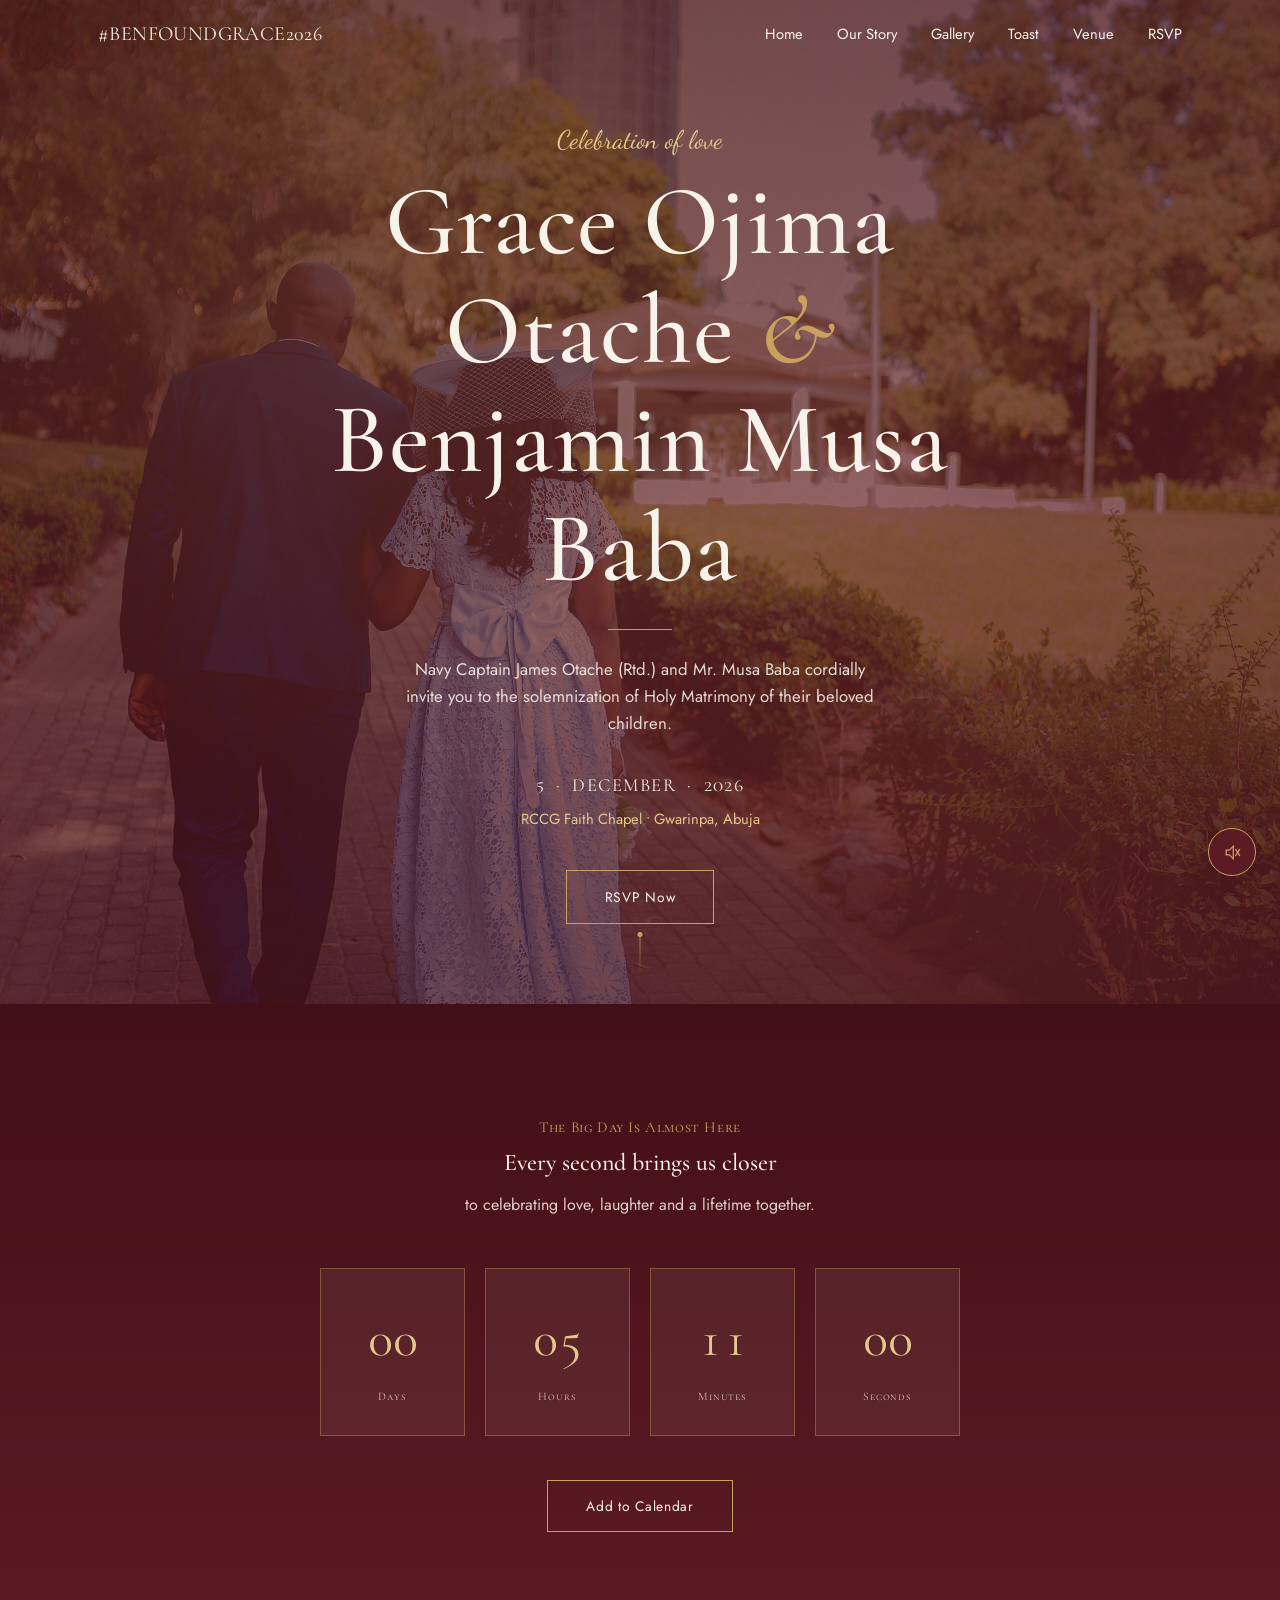
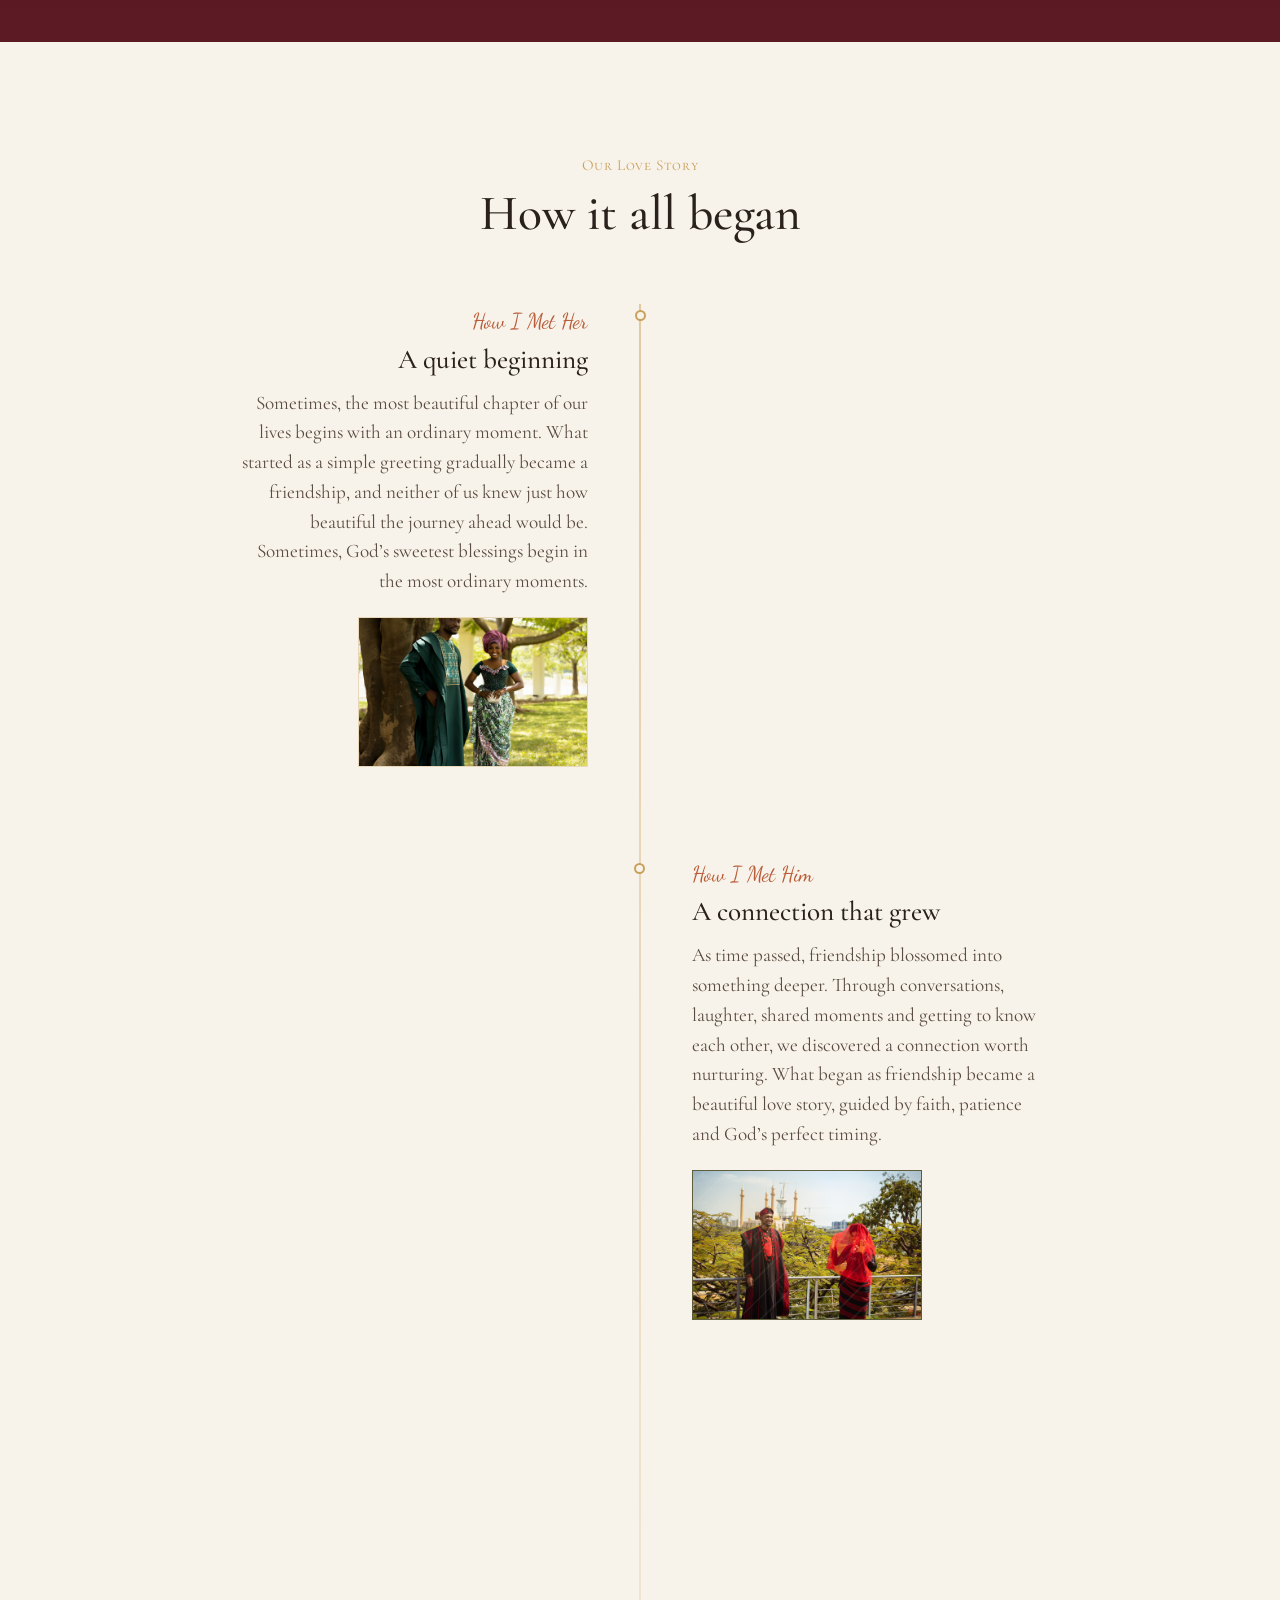
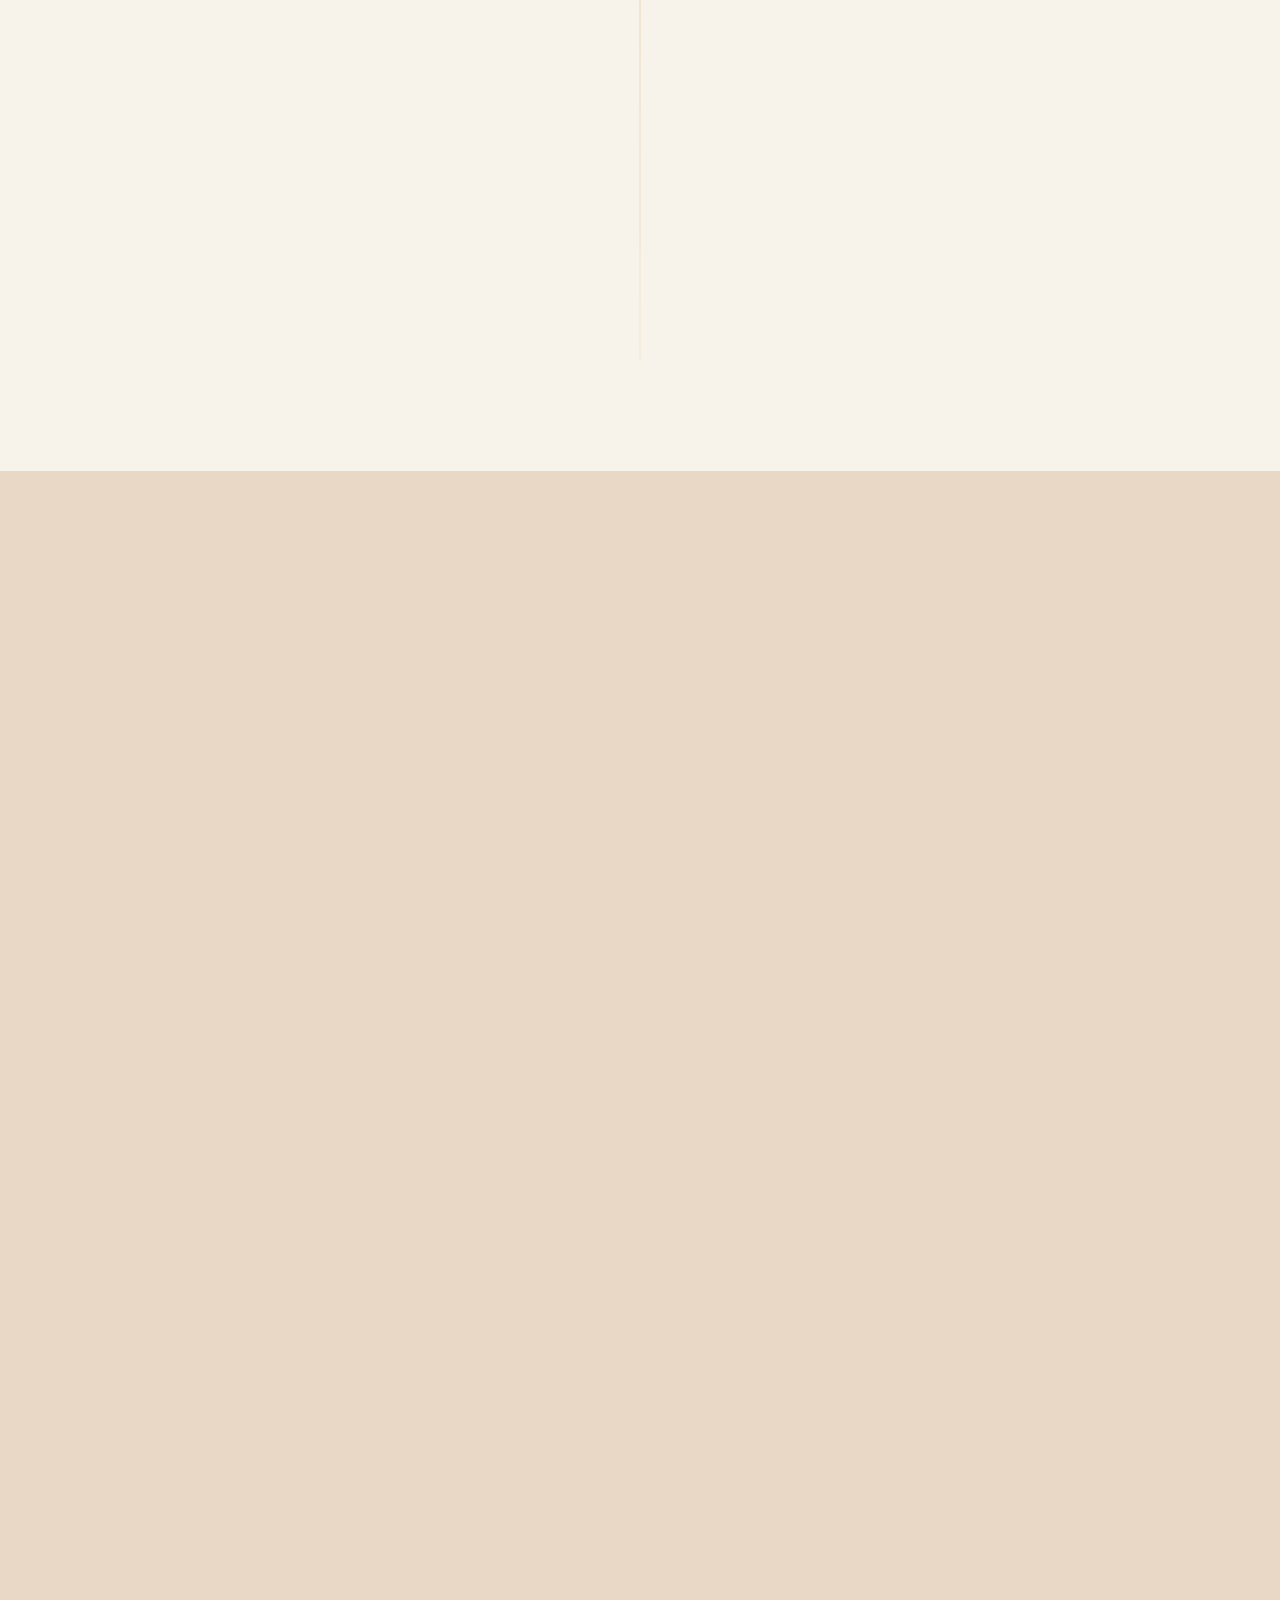
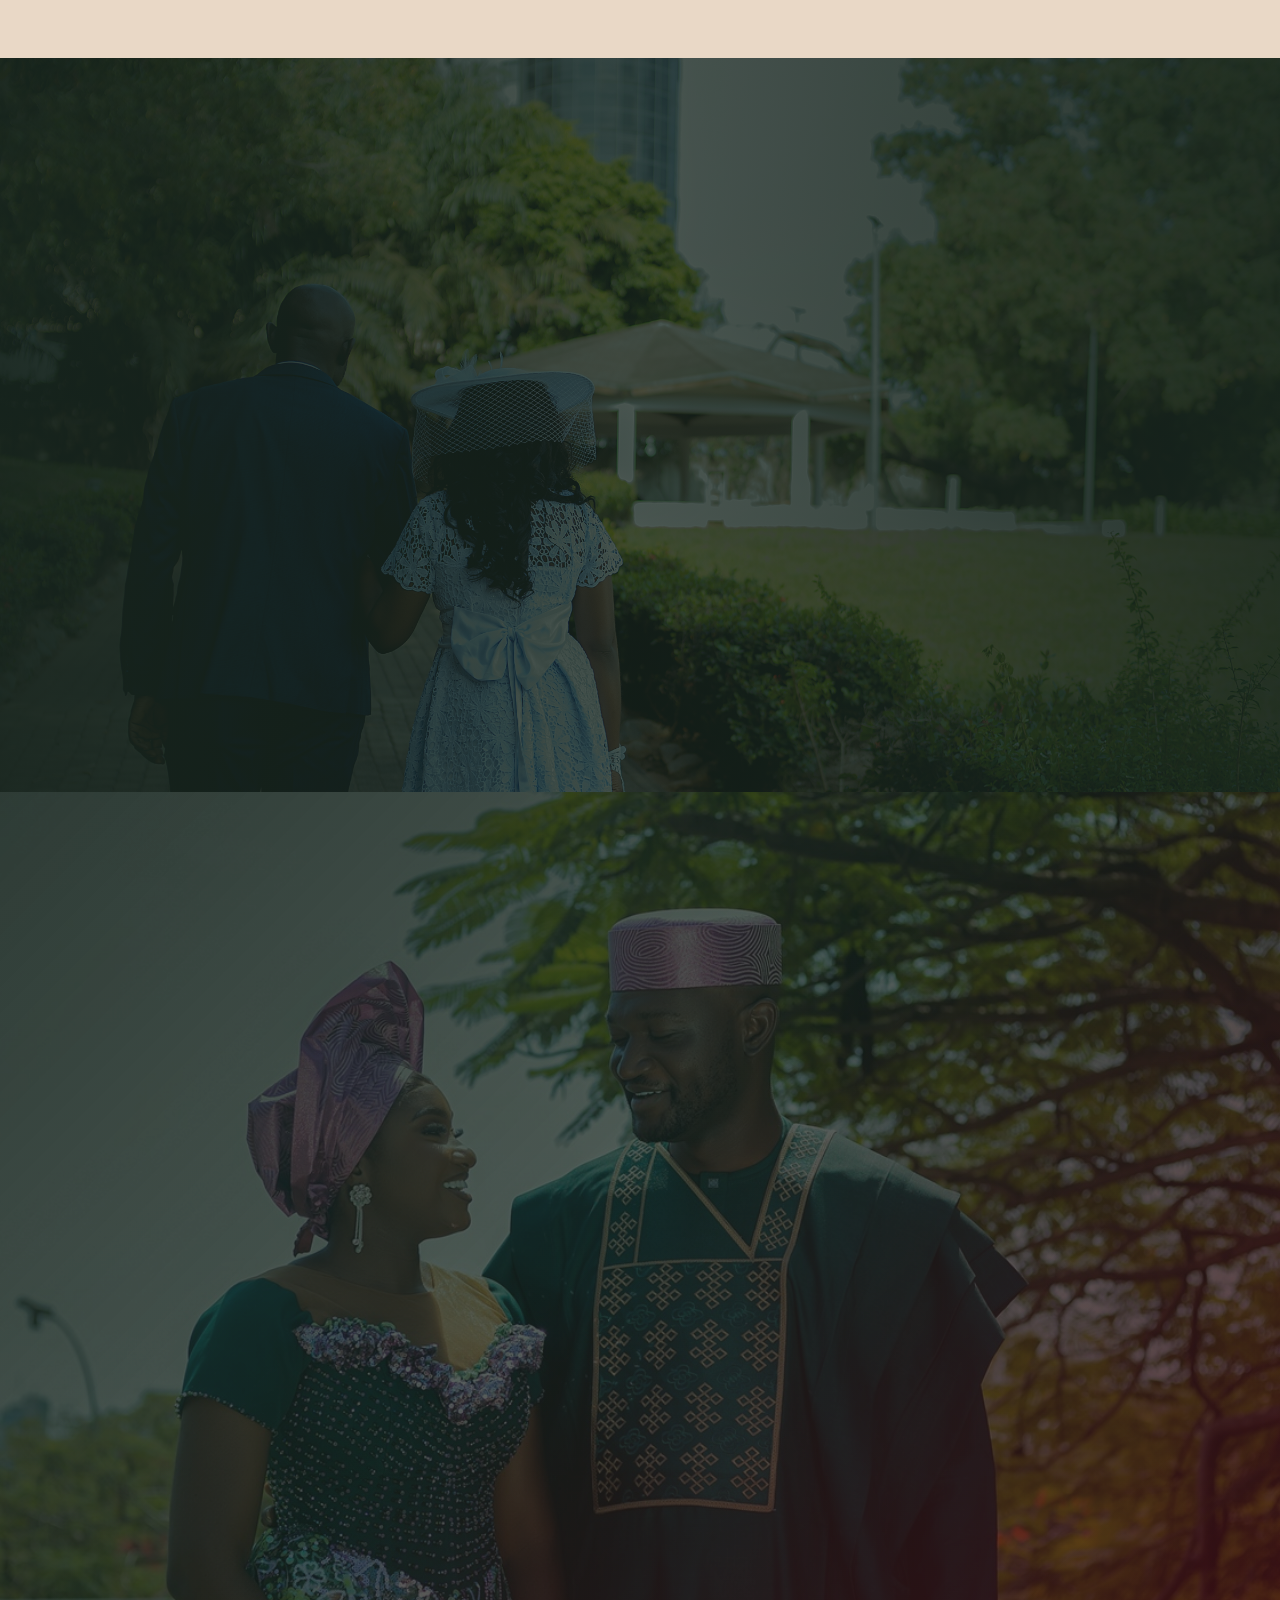
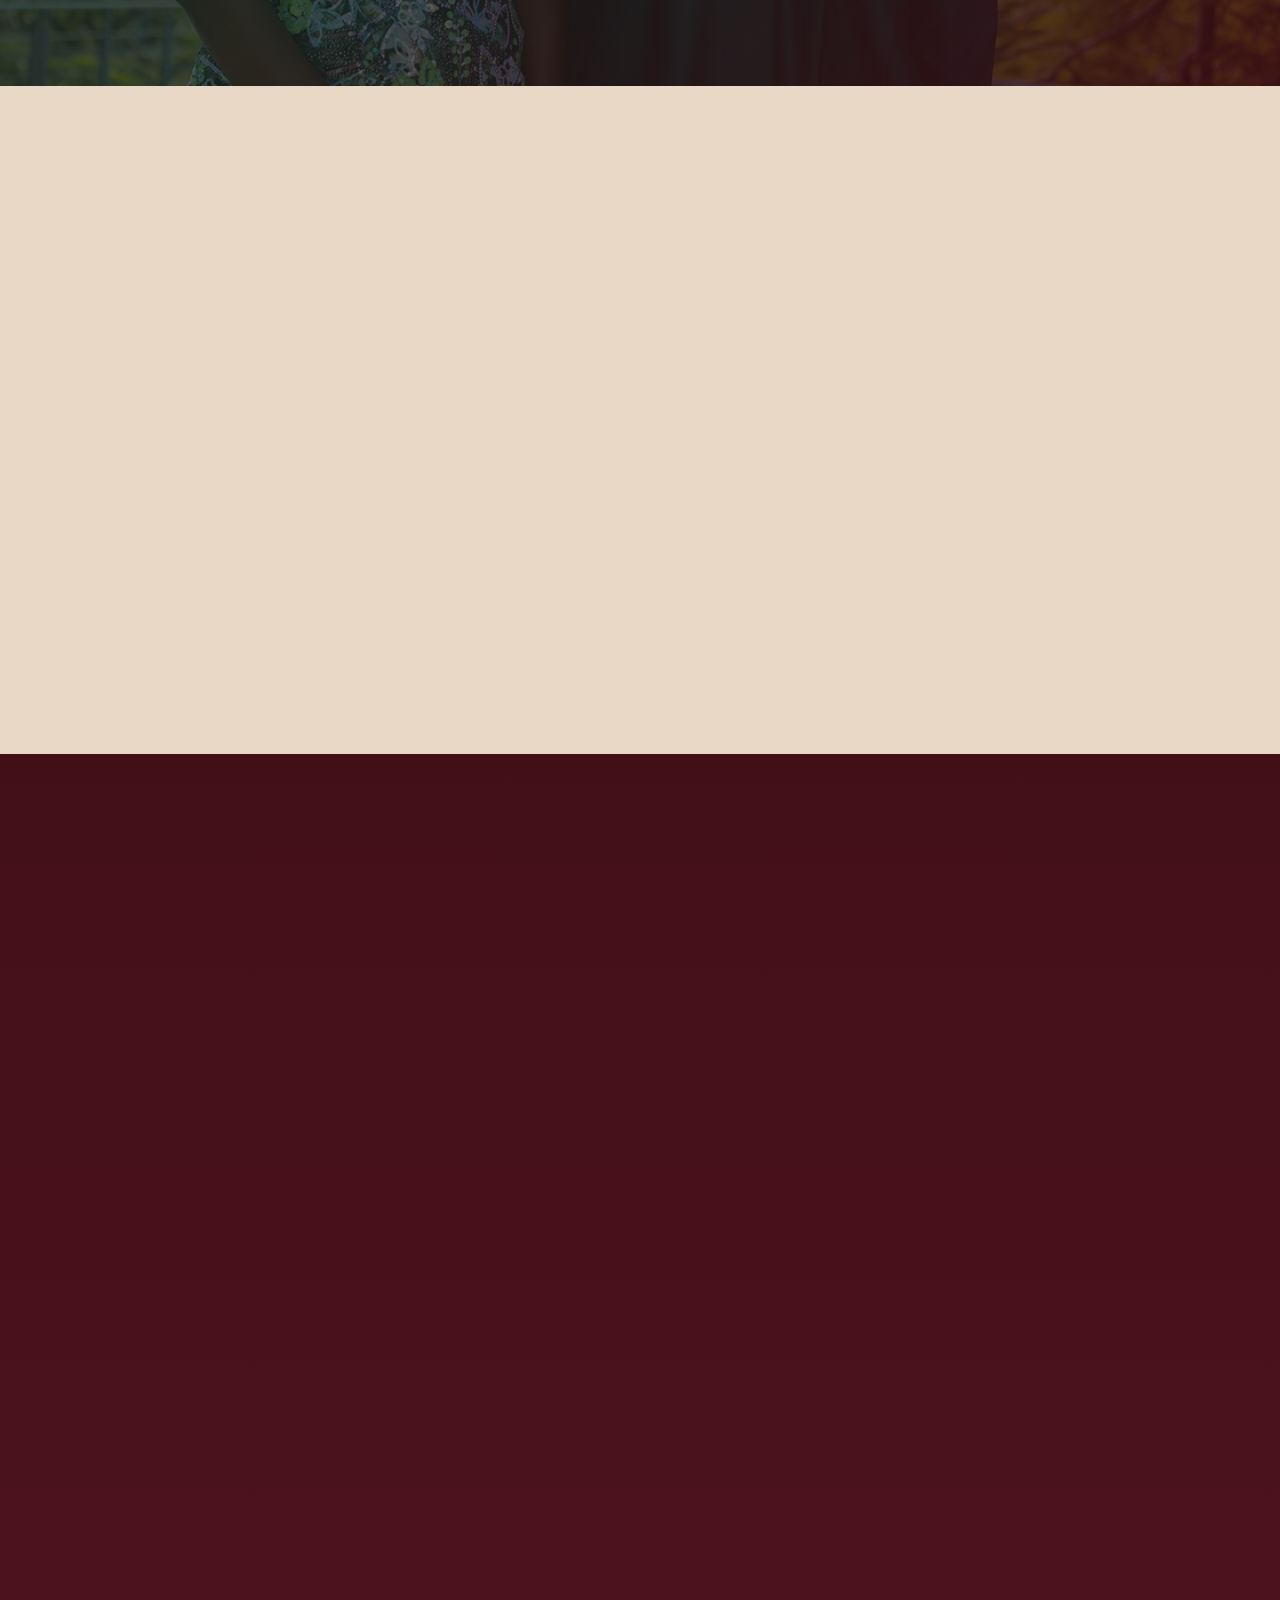
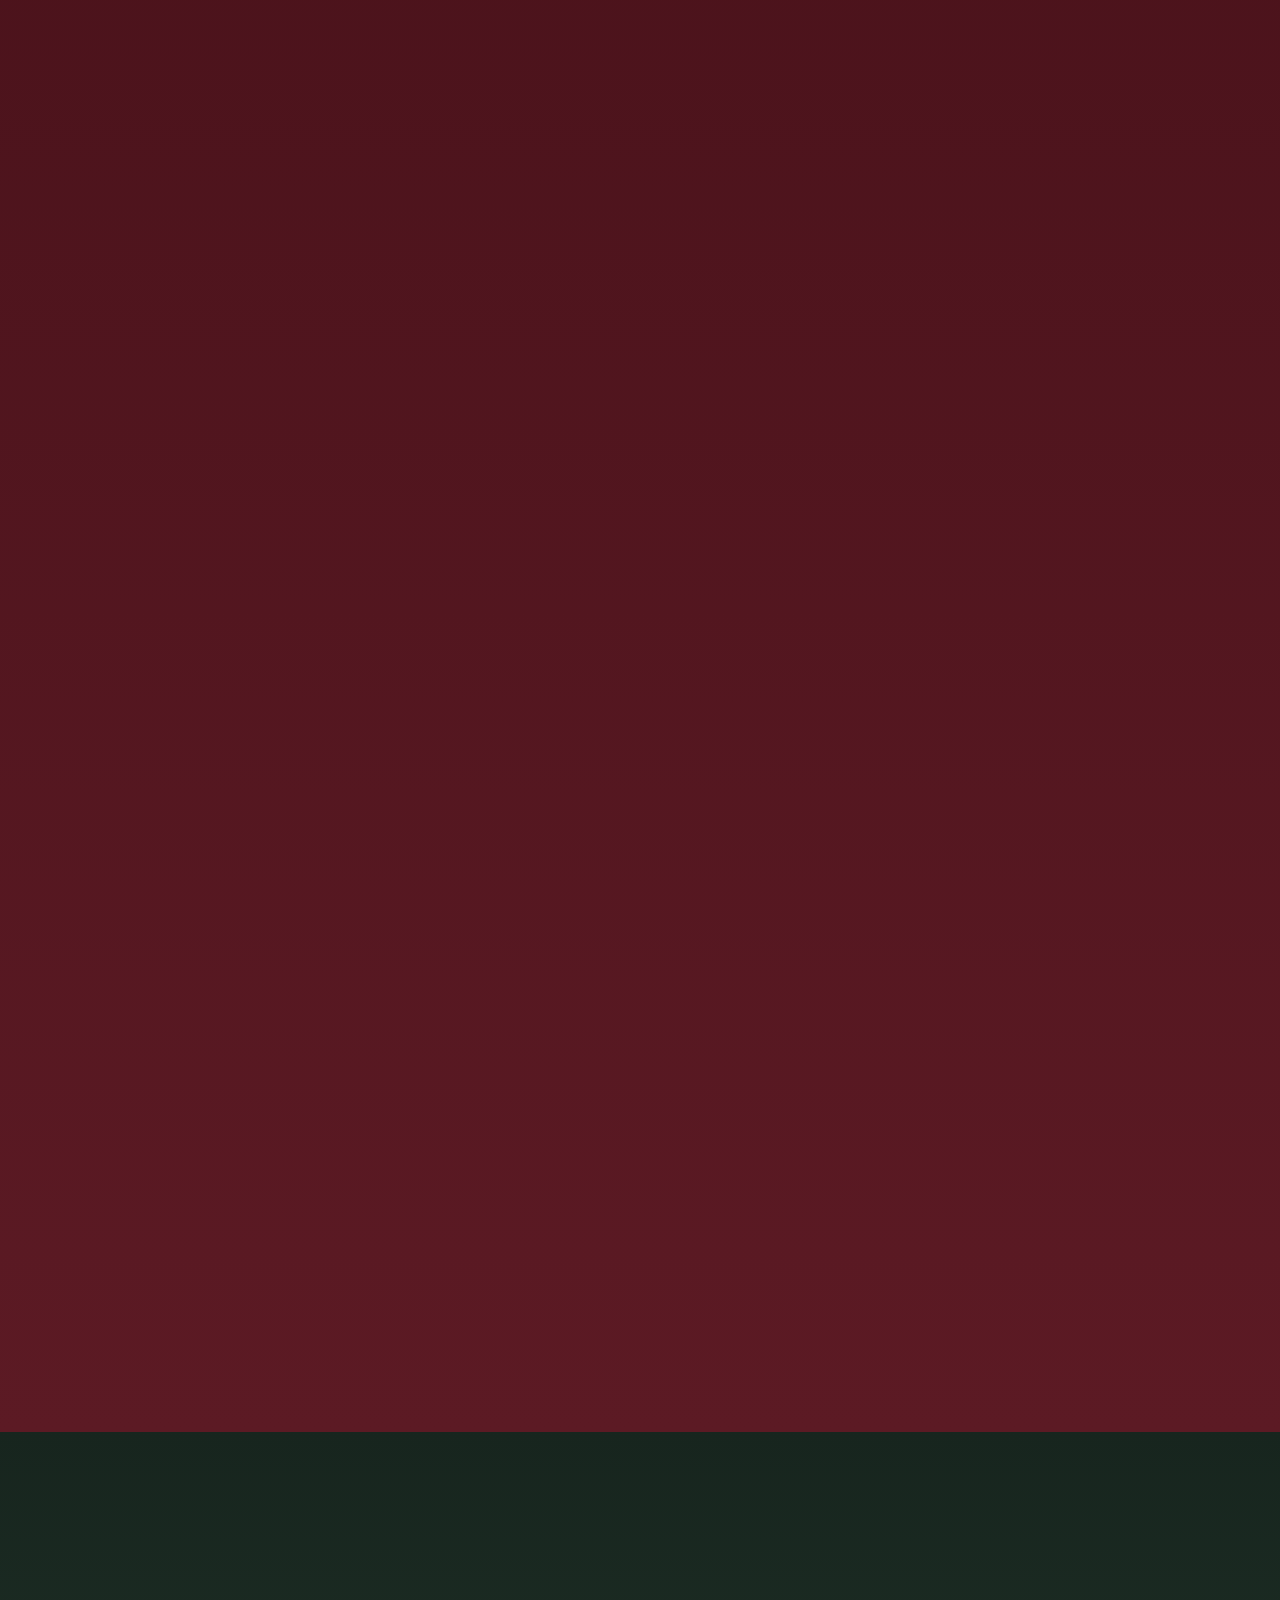
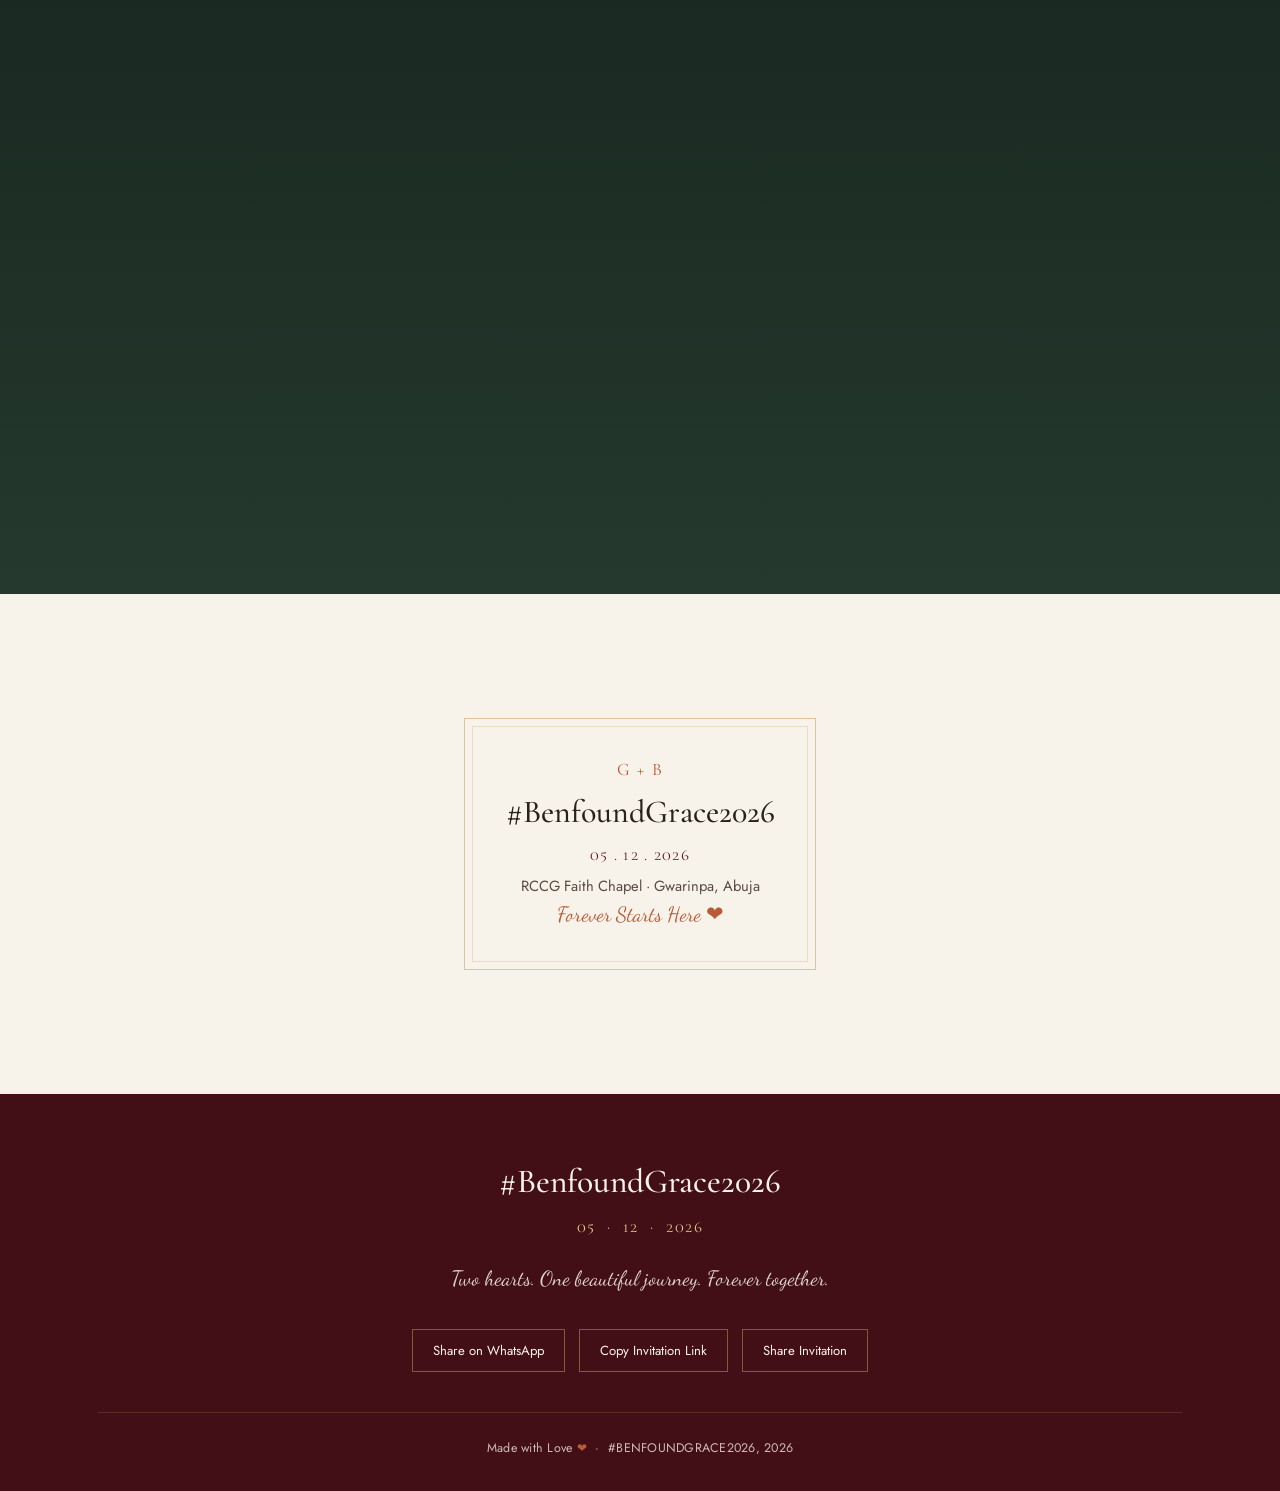
<file: index.html>
<!DOCTYPE html>
<html lang="en">
<head>
<meta charset="UTF-8">
<meta name="viewport" content="width=device-width, initial-scale=1.0">
<title>BenFoundGrace — Wedding Invitation</title>
<meta name="description" content="The families of Navy Captain James Otache (Rtd.) and Mr. Musa Baba invite you to the solemnization of the Holy Matrimony of Grace Ojima Otache and Benjamin Musa Baba on 5th December 2026, Abuja.">
<meta property="og:title" content="Grace Ojima Otache & Benjamin Musa Baba — Wedding Invitation">
<meta property="og:description" content="The families of Navy Captain James Otache (Rtd.) and Mr. Musa Baba invite you to celebrate the solemnization of Holy Matrimony on 5th December 2026 in Abuja.">
<meta property="og:type" content="website">
<link rel="preconnect" href="https://fonts.googleapis.com">
<link rel="preconnect" href="https://fonts.gstatic.com" crossorigin>
<link href="https://fonts.googleapis.com/css2?family=Cormorant+Garamond:ital,wght@0,400;0,500;0,600;1,500&family=Cormorant+SC:wght@500;600&family=Jost:wght@300;400;500;600&family=Dancing+Script:wght@500;600&display=swap" rel="stylesheet">
<link rel="stylesheet" href="styles.css">
</head>
<body>

<!-- ============ NAV ============ -->
<nav class="nav" id="mainNav">
  <div class="wrap">
    <a href="#home" class="nav-mark">#BENFOUNDGRACE2026</a>
    <ul class="nav-links" id="navLinks">
      <li><a href="#home">Home</a></li>
      <li><a href="#story">Our Story</a></li>
      <li><a href="#gallery">Gallery</a></li>
      <li><a href="#toast">Toast</a></li>
      <li><a href="#venue">Venue</a></li>
      <li><a href="#rsvp">RSVP</a></li>
    </ul>
    <button type="button" class="nav-toggle" id="navToggle" aria-label="Open menu" aria-expanded="false">
      <span></span><span></span><span></span>
    </button>
  </div>
</nav>

<!-- ============ HERO ============ -->
<header class="hero" id="home">
  <div class="hero-photo-plate" aria-hidden="true"></div>
  <div id="petals" aria-hidden="true"></div>
  <div class="hero-inner">
    <span class="hero-kicker">Celebration of love</span>
    <h1 class="hero-names">Grace Ojima Otache <span class="hero-amp">&amp;</span> Benjamin Musa Baba</h1>
    <div class="hero-rule"></div>
    <p class="hero-invite">Navy Captain James Otache (Rtd.) and Mr. Musa Baba cordially invite you to the solemnization of Holy Matrimony of their beloved children.</p>
    <p class="hero-date">5 &nbsp;&middot;&nbsp; DECEMBER &nbsp;&middot;&nbsp; 2026</p>
    <p class="hero-venue">RCCG Faith Chapel • Gwarinpa, Abuja</p>
    <div class="hero-cta">
      <a href="#rsvp" class="btn">RSVP Now</a>
    </div>
  </div>
  <div class="scroll-cue" aria-hidden="true"></div>
</header>

<!-- ============ COUNTDOWN ============ -->
<section class="section-burgundy" id="countdown">
  <div class="wrap center reveal">
    <span class="section-kicker">The Big Day Is Almost Here</span>
    <h2 style="margin-top:10px;">Every second brings us closer</h2>
    <p style="max-width:480px; margin:16px auto 50px; opacity:0.85;">to celebrating love, laughter and a lifetime together.</p>
    <div class="countdown-grid" id="countdown-grid">
      <div class="count-card"><div class="count-num" id="cd-days">00</div><div class="count-label">Days</div></div>
      <div class="count-card"><div class="count-num" id="cd-hours">00</div><div class="count-label">Hours</div></div>
      <div class="count-card"><div class="count-num" id="cd-mins">00</div><div class="count-label">Minutes</div></div>
      <div class="count-card"><div class="count-num" id="cd-secs">00</div><div class="count-label">Seconds</div></div>
    </div>
    <div style="margin-top:44px;">
      <button type="button" class="btn" id="addCalendarBtn">Add to Calendar</button>
    </div>
  </div>
</section>

<!-- ============ LOVE STORY ============ -->
<section class="section-ivory" id="story">
  <div class="wrap">
    <div class="section-head reveal">
      <span class="section-kicker">Our Love Story</span>
      <h2>How it all began</h2>
    </div>
    <div class="timeline">
      <div class="tl-item reveal">
        <span class="tl-dot" aria-hidden="true"></span>
        <span class="tl-eyebrow">How I Met Her</span>
        <h3>A quiet beginning</h3>
        <p>Sometimes, the most beautiful chapter of our lives begins with an ordinary moment. What started as a simple greeting gradually became a friendship, and neither of us knew just how beautiful the journey ahead would be. Sometimes, God’s sweetest blessings begin in the most ordinary moments.</p>
        <div class="plate tl-photo"><img src="pic8.jpeg" alt="Grace and Benjamin in their early days"></div>
      </div>
      <div class="tl-item reveal">
        <span class="tl-dot" aria-hidden="true"></span>
        <span class="tl-eyebrow">How I Met Him</span>
        <h3>A connection that grew</h3>
        <p>As time passed, friendship blossomed into something deeper. Through conversations, laughter, shared moments and getting to know each other, we discovered a connection worth nurturing. What began as friendship became a beautiful love story, guided by faith, patience and God’s perfect timing.</p>
        <div class="plate dark tl-photo"><img src="pic6.jpeg" alt="A candid moment of Grace and Benjamin together"></div>
      </div>
      <div class="tl-item reveal">
        <span class="tl-dot" aria-hidden="true"></span>
        <span class="tl-eyebrow">Our Journey So Far</span>
        <h3>Choosing each other, every day</h3>
        <p>Today, we are grateful for how far God has brought us. We know that love is more than a beautiful beginning; it is a daily choice to grow, understand, support and stand by each other. As we begin this new chapter, we look forward to building a home rooted in God, friendship, laughter and endless love.<br><br>And so, Ben found Grace, and Grace found her forever. ❤️</p>
        <div class="plate burg tl-photo"><img src="pic1.jpeg" alt="Grace and Benjamin celebrating their journey"></div>
      </div>
    </div>
  </div>
</section>

<!-- ============ GALLERY ============ -->
<section class="section-nude" id="gallery">
  <div class="wrap">
    <div class="section-head reveal">
      <span class="section-kicker">Our Beautiful Moments</span>
      <h2>A gallery of love</h2>
      <p>Tap any photograph to view it in full.</p>
    </div>
    <div class="masonry reveal" id="masonry"></div>
  </div>
</section>

<!-- Lightbox -->
<div class="lightbox" id="lightbox" role="dialog" aria-modal="true" aria-label="Photo viewer">
  <button class="lightbox-close" id="lbClose" aria-label="Close">&times;</button>
  <button class="lightbox-nav lightbox-prev" id="lbPrev" aria-label="Previous photo">&#8249;</button>
  <button class="lightbox-nav lightbox-next" id="lbNext" aria-label="Next photo">&#8250;</button>
  <div class="lightbox-inner">
    <div class="plate" id="lbPlate"><span id="lbLabel"></span></div>
    <p class="lightbox-caption" id="lbCaption"></p>
  </div>
</div>

<!-- ============ TOAST ============ -->
<section class="section-forest toast-section" id="toast">
  <div class="wrap toast-wrap reveal">
    <span class="toast-glass" aria-hidden="true">&#127864;</span>
    <span class="section-kicker" style="display:block; margin-bottom:20px;">A Toast to Forever</span>
    <p class="toast-text">To love, to friendship, to faith, and to forever. Ben found Grace, and Grace found a love that feels like home. May God remain the centre of our marriage, may our love grow stronger with every season, and may we never stop choosing each other. Here’s to a lifetime of love, laughter and grace.</p>
    <p class="toast-sign">#BenfoundGrace2026</p>
  </div>
</section>

<!-- ============ VENUE ============ -->
<section class="section-ivory venue-section" id="venue">
  <div class="wrap">
    <div class="section-head reveal">
      <span class="section-kicker">Where We Say "I Do"</span>
      <h2>The Wedding Venue</h2>
    </div>
    <div class="venue-grid reveal">
      <div class="venue-card">
        <div class="venue-row"><span class="label">Date</span><span>Saturday, 5th December 2026</span></div>
        <div class="venue-row"><span class="label">Time</span><span>12:00 noon</span></div>
        <div class="venue-row"><span class="label">Venue</span><span>RCCG Faith Chapel</span></div>
        <div class="venue-row"><span class="label">Address</span><span>69 Road, Adkan Estate, Gwarinpa, Abuja</span></div>
        <div class="venue-row"><span class="label">Reception</span><span>Follows immediately at Admiralty Event Center, opposite Army War College, off Murtala Muhammed Highway, Asokoro District, near National Children's Park and Zoo, Abuja, Nigeria</span></div>
        <div style="margin-top:28px;">
          <a href="#" class="btn btn-dark" id="directionsBtn">Get Directions</a>
        </div>
      </div>
      <div class="map-plate">
        <div class="map-pin">
          <svg viewBox="0 0 24 24" fill="currentColor"><path d="M12 2C7.6 2 4 5.6 4 10c0 6 8 12 8 12s8-6 8-12c0-4.4-3.6-8-8-8zm0 11a3 3 0 110-6 3 3 0 010 6z"/></svg>
        </div>
        <div class="map-caption">RCCG Faith Chapel, 69 Road, Adkan Estate, Gwarinpa, Abuja</div>
      </div>
    </div>
  </div>
</section>

<!-- ============ DRESS CODE ============ -->
<section class="section-nude">
  <div class="wrap">
    <div class="dress-band reveal">
      <div class="dress-copy">
        <span class="section-kicker">Come Dressed to Celebrate</span>
        <h2 style="margin-top:10px; font-size:2rem;">Wear your finest wedding vibes</h2>
        <p class="body">Bring your smiles, your dancing shoes and your finest wedding vibes. Come ready to celebrate love, family and a beautiful beginning.</p>
        <span class="dress-code dress-color">Color of the day: Burgundy, Blush Pink, Ivory</span>
        <span class="dress-code">Elegant Nigerian Traditional / Formal Attire</span>
      </div>
      <div class="plate burg dress-plate"><img src="pic2.jpeg" alt="Wedding celebration photo"></div>
    </div>
  </div>
</section>

<!-- ============ RSVP ============ -->
<section class="section-burgundy" id="rsvp">
  <div class="wrap">
    <div class="section-head reveal">
      <span class="section-kicker">RSVP</span>
      <h2 style="color:var(--ivory);">We Can't Wait to Celebrate With You</h2>
      <p style="color:rgba(248,243,234,0.85);">Kindly let us know if you'll be joining us on our special day.</p>
    </div>

    <div class="rsvp-shell reveal">
      <iframe
        class="google-form-embed"
        src="https://docs.google.com/forms/d/e/1FAIpQLSfQh04A01ubMJA6cvuCkzX7UISnMD9-NiJLCSxULCavW8FR8w/viewform?embedded=true"
        title="Wedding RSVP Google Form"
        loading="lazy"
        referrerpolicy="no-referrer-when-downgrade"
        height="1807">
        Loading…
      </iframe>
    </div>
  </div>
</section>

<!-- ============ GUEST BOOK ============ -->
<section class="section-forest">
  <div class="wrap">
    <div class="section-head reveal">
      <span class="section-kicker">Leave Us Some Love</span>
      <h2 style="color:var(--ivory);">Guest Book</h2>
    </div>

    <form class="gb-form reveal" id="gbForm">
      <div class="gb-grid">
        <div class="form-row">
          <label for="gb-name" style="color:var(--gold-light);">Your Name</label>
          <input type="text" id="gb-name" required>
        </div>
        <div class="form-row">
          <label for="gb-msg" style="color:var(--gold-light);">Your Message</label>
          <textarea id="gb-msg" required placeholder="Leave a message of love for the couple..."></textarea>
        </div>
        <button type="submit" class="btn" style="justify-self:start;">Post Message</button>
      </div>
    </form>

    <div class="gb-cards reveal" id="gbCards"></div>
  </div>
</section>

<!-- ============ DETAILS CARD ============ -->
<section class="section-ivory">
  <div class="wrap details-card-wrap reveal">
    <div class="details-card woven-frame">
      <span class="initials">G + B</span>
      <h3>#BenfoundGrace2026</h3>
      <p class="dc-date">05 . 12 . 2026</p>
      <p class="dc-venue">RCCG Faith Chapel &middot; Gwarinpa, Abuja</p>
      <span class="dc-tag">Forever Starts Here &#10084;</span>
    </div>
  </div>
</section>

<!-- ============ FOOTER ============ -->
<footer class="footer" id="footer">
  <div class="wrap">
    <h2>#BenfoundGrace2026</h2>
    <p class="fdate">05 &nbsp;&middot;&nbsp; 12 &nbsp;&middot;&nbsp; 2026</p>
    <span class="ftag">Two hearts. One beautiful journey. Forever together.</span>

    <div class="footer-share">
      <button type="button" class="share-btn" id="whatsappShare">Share on WhatsApp</button>
      <button type="button" class="share-btn" id="copyLink">Copy Invitation Link</button>
      <button type="button" class="share-btn" id="genericShare">Share Invitation</button>
    </div>

    <div class="footer-bottom">
      Made with Love <span class="heart">&#10084;</span> &nbsp;&middot;&nbsp; #BENFOUNDGRACE2026, 2026
    </div>
  </div>
</footer>

<button type="button" class="sound-toggle muted" id="soundToggle" aria-label="Play background music">
  <svg viewBox="0 0 24 24" fill="none" stroke="currentColor" stroke-width="1.6" id="soundIcon">
    <path d="M4 9v6h4l5 5V4L8 9H4z"/>
    <path id="soundWaveOn" d="M16.5 8.5a5 5 0 010 7M19 6a8.5 8.5 0 010 12" style="display:none"/>
    <line id="soundMuteLine" x1="16" y1="8" x2="21" y2="16" stroke-linecap="round"/>
    <line id="soundMuteLine2" x1="21" y1="8" x2="16" y2="16" stroke-linecap="round"/>
  </svg>
</button>

<div class="toast-msg" id="toastMsg"></div>

<audio id="bgAudio" loop preload="none">
  <!-- Add romantic background music source here, e.g. <source src="music.mp3" type="audio/mpeg"> -->
</audio>

<script src="script.js"></script>
</body>
</html>
</file>
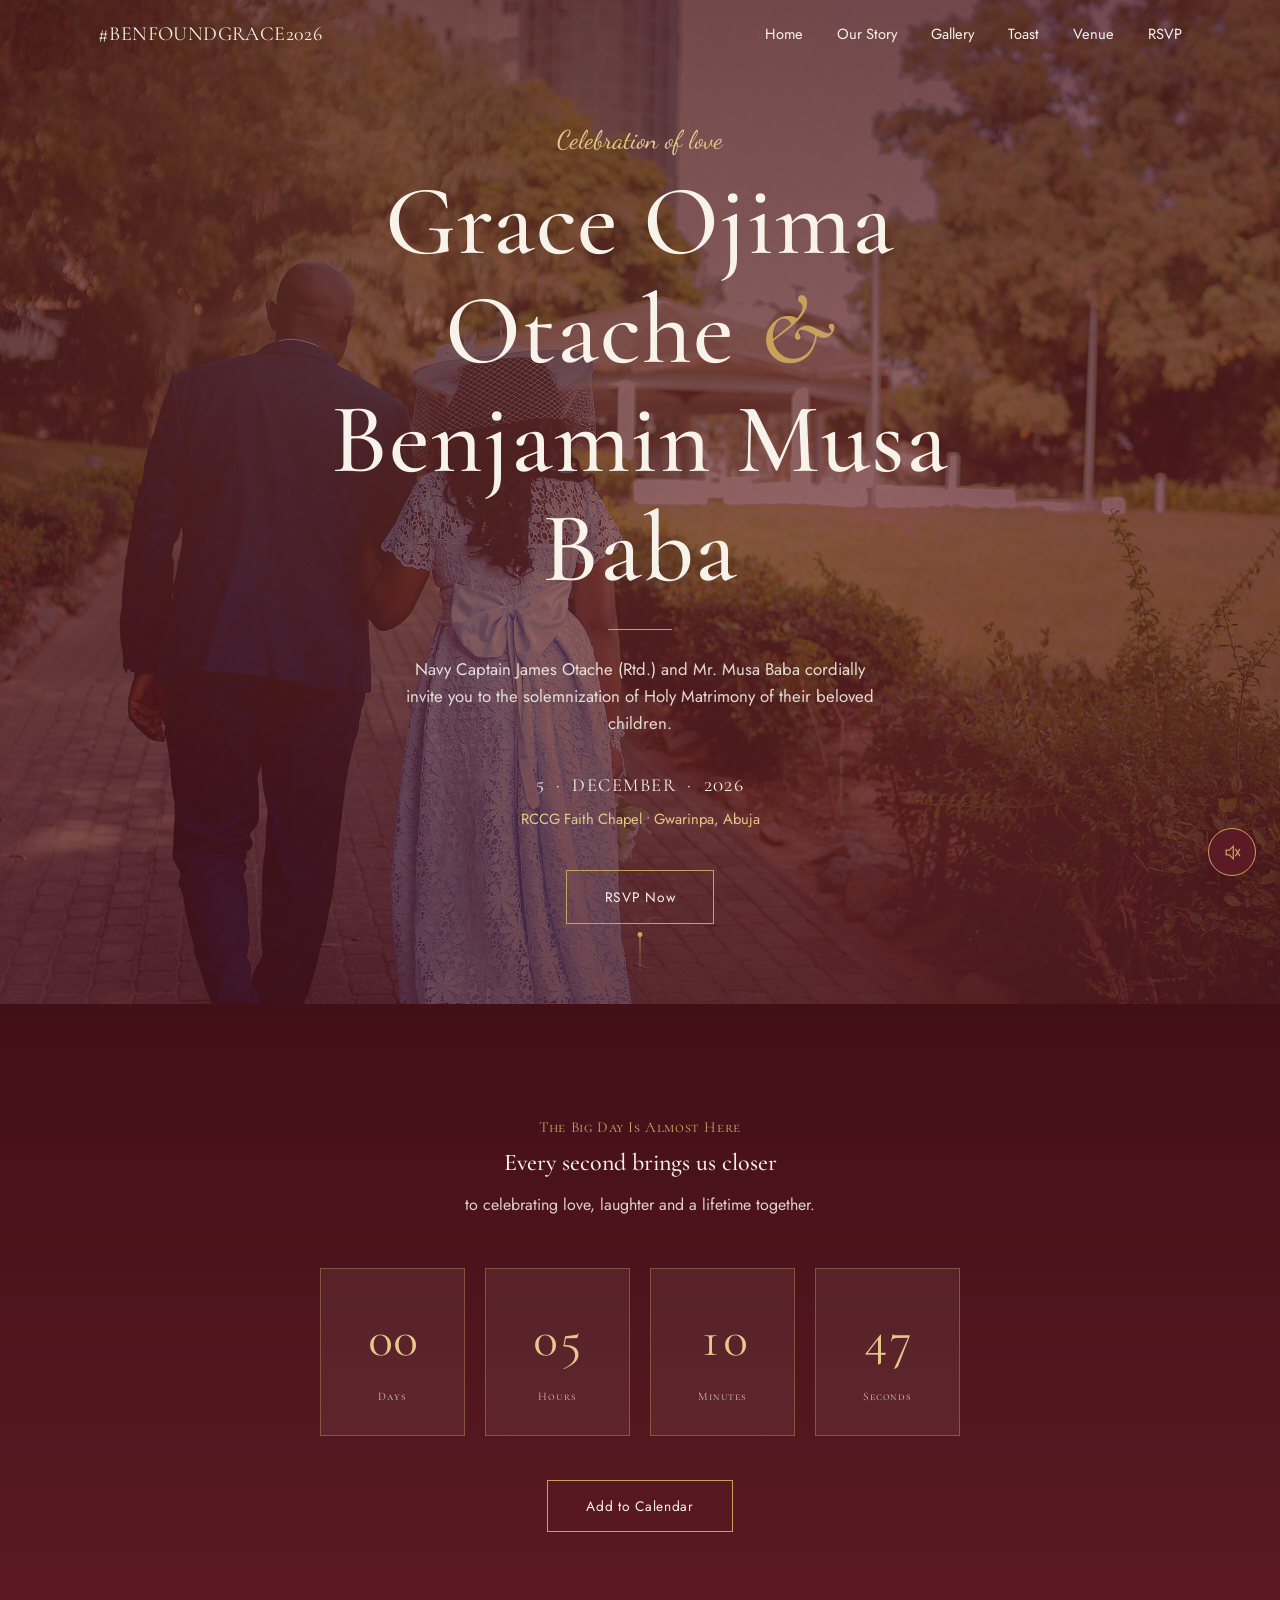
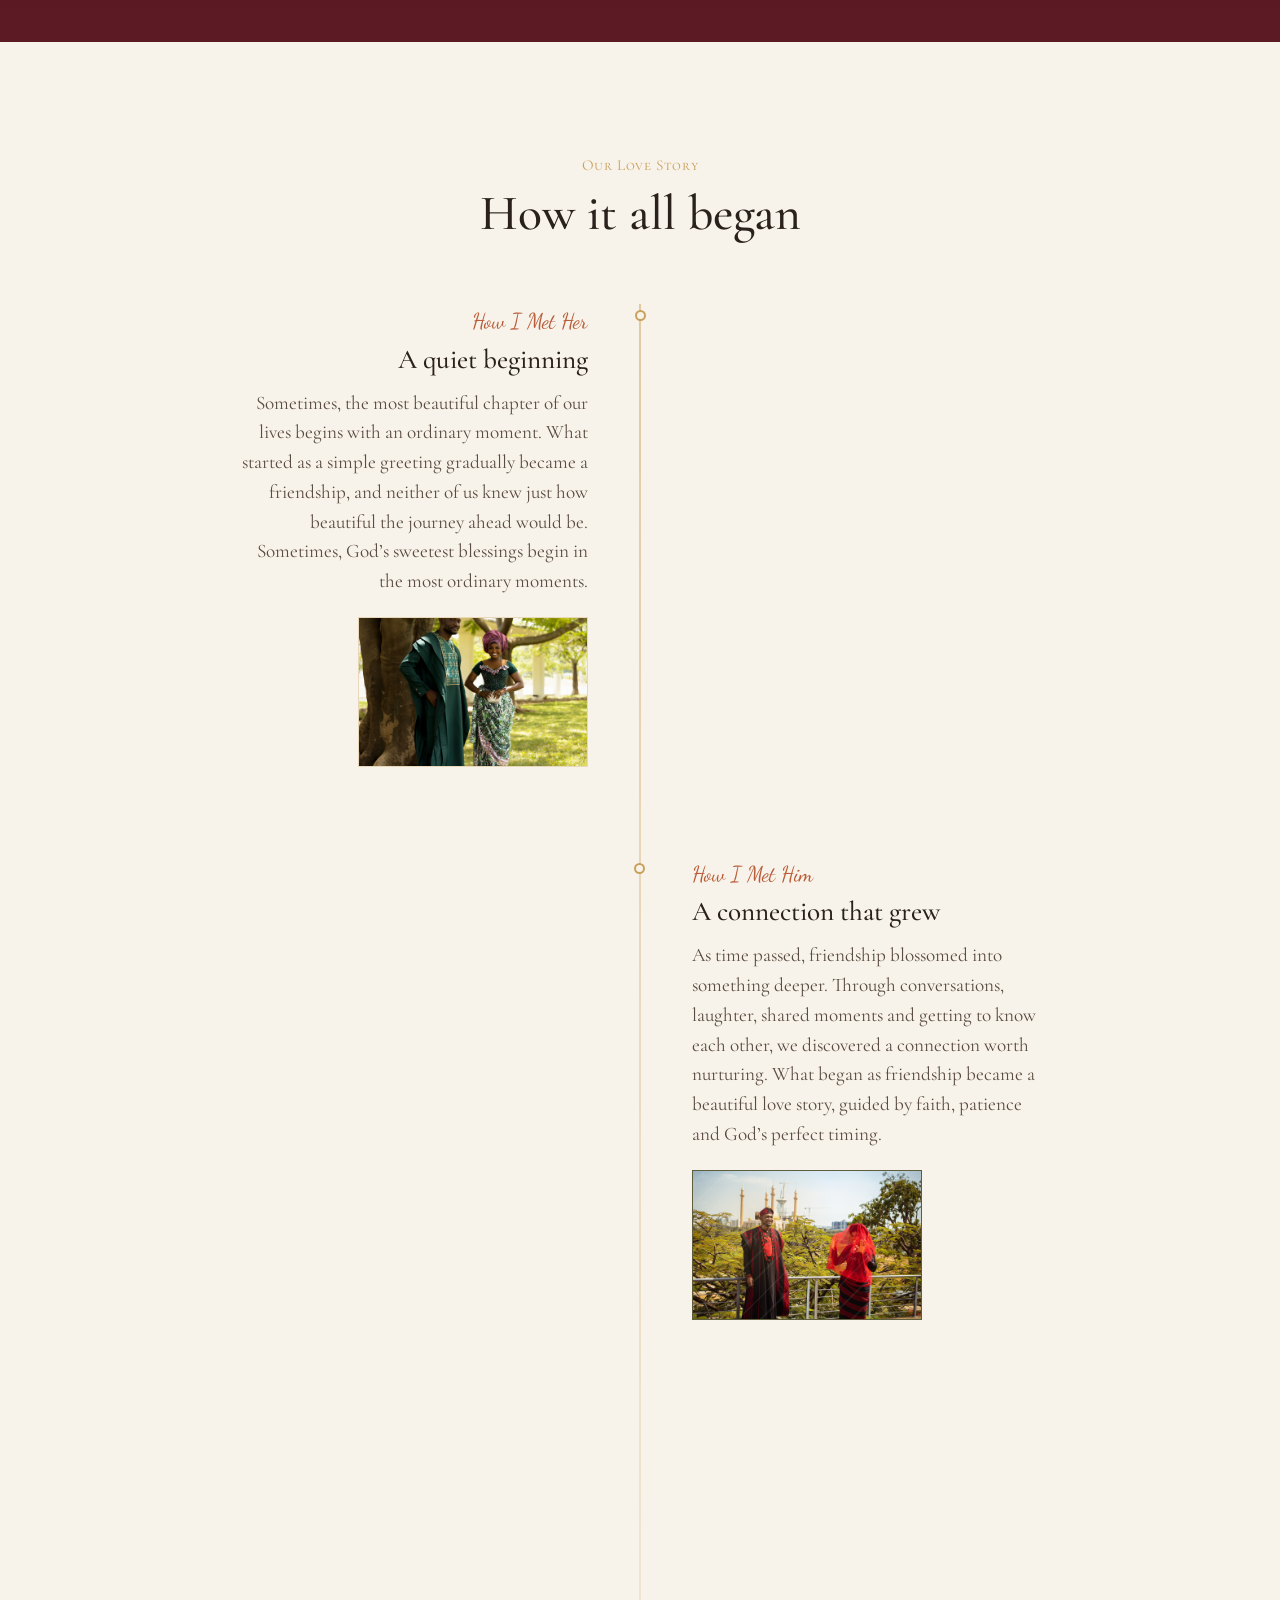
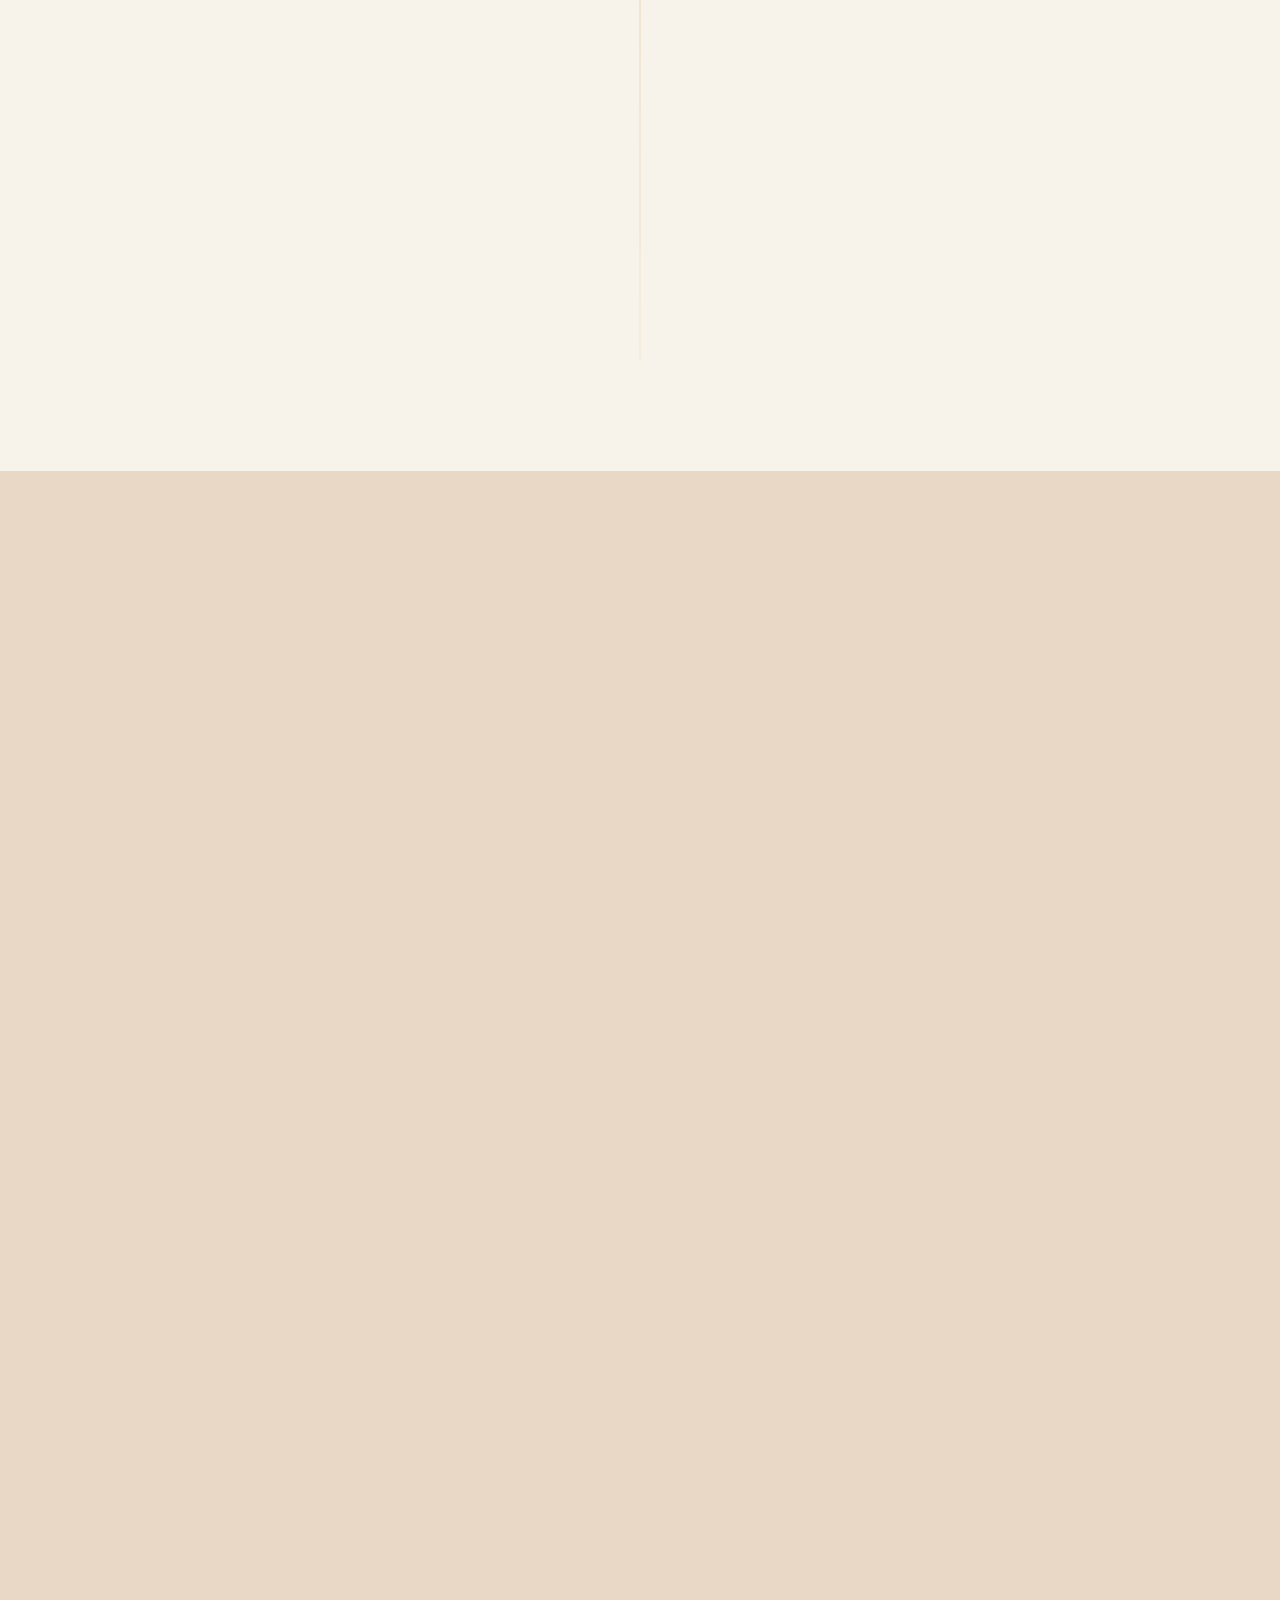
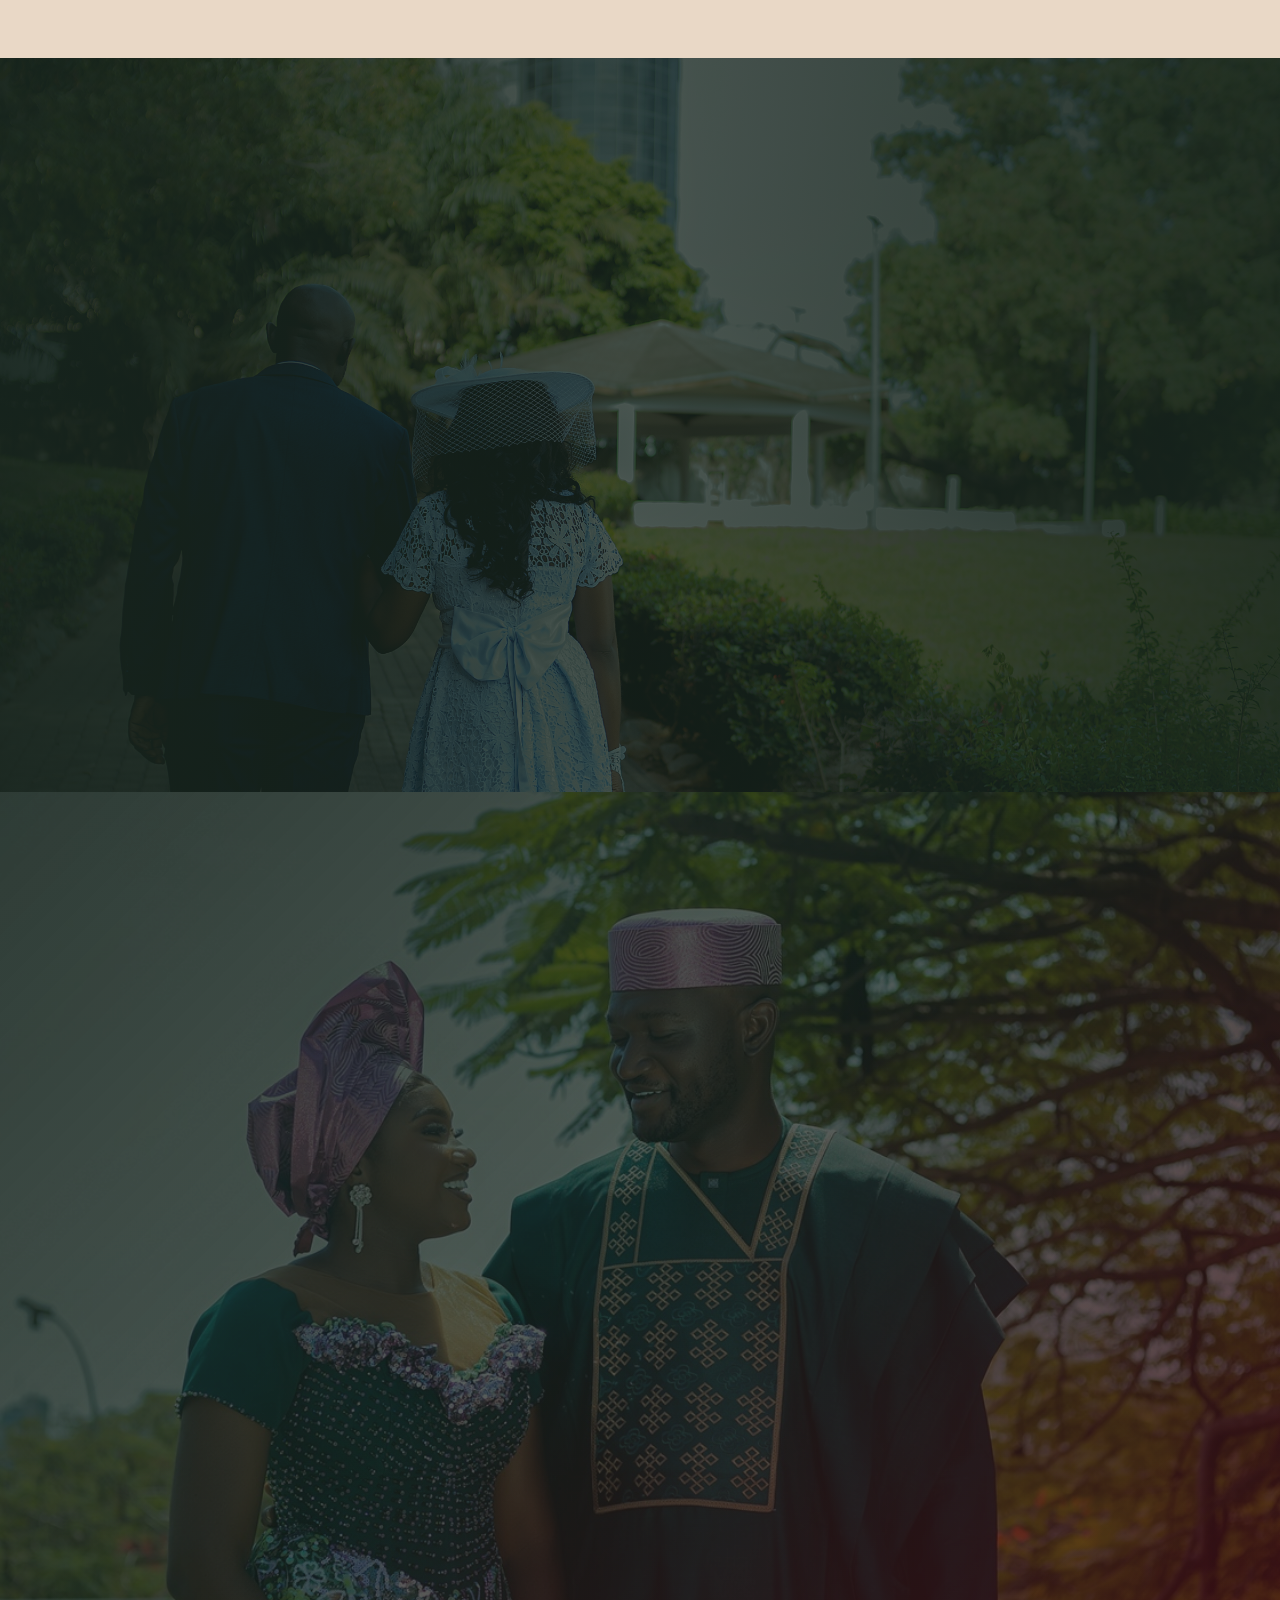
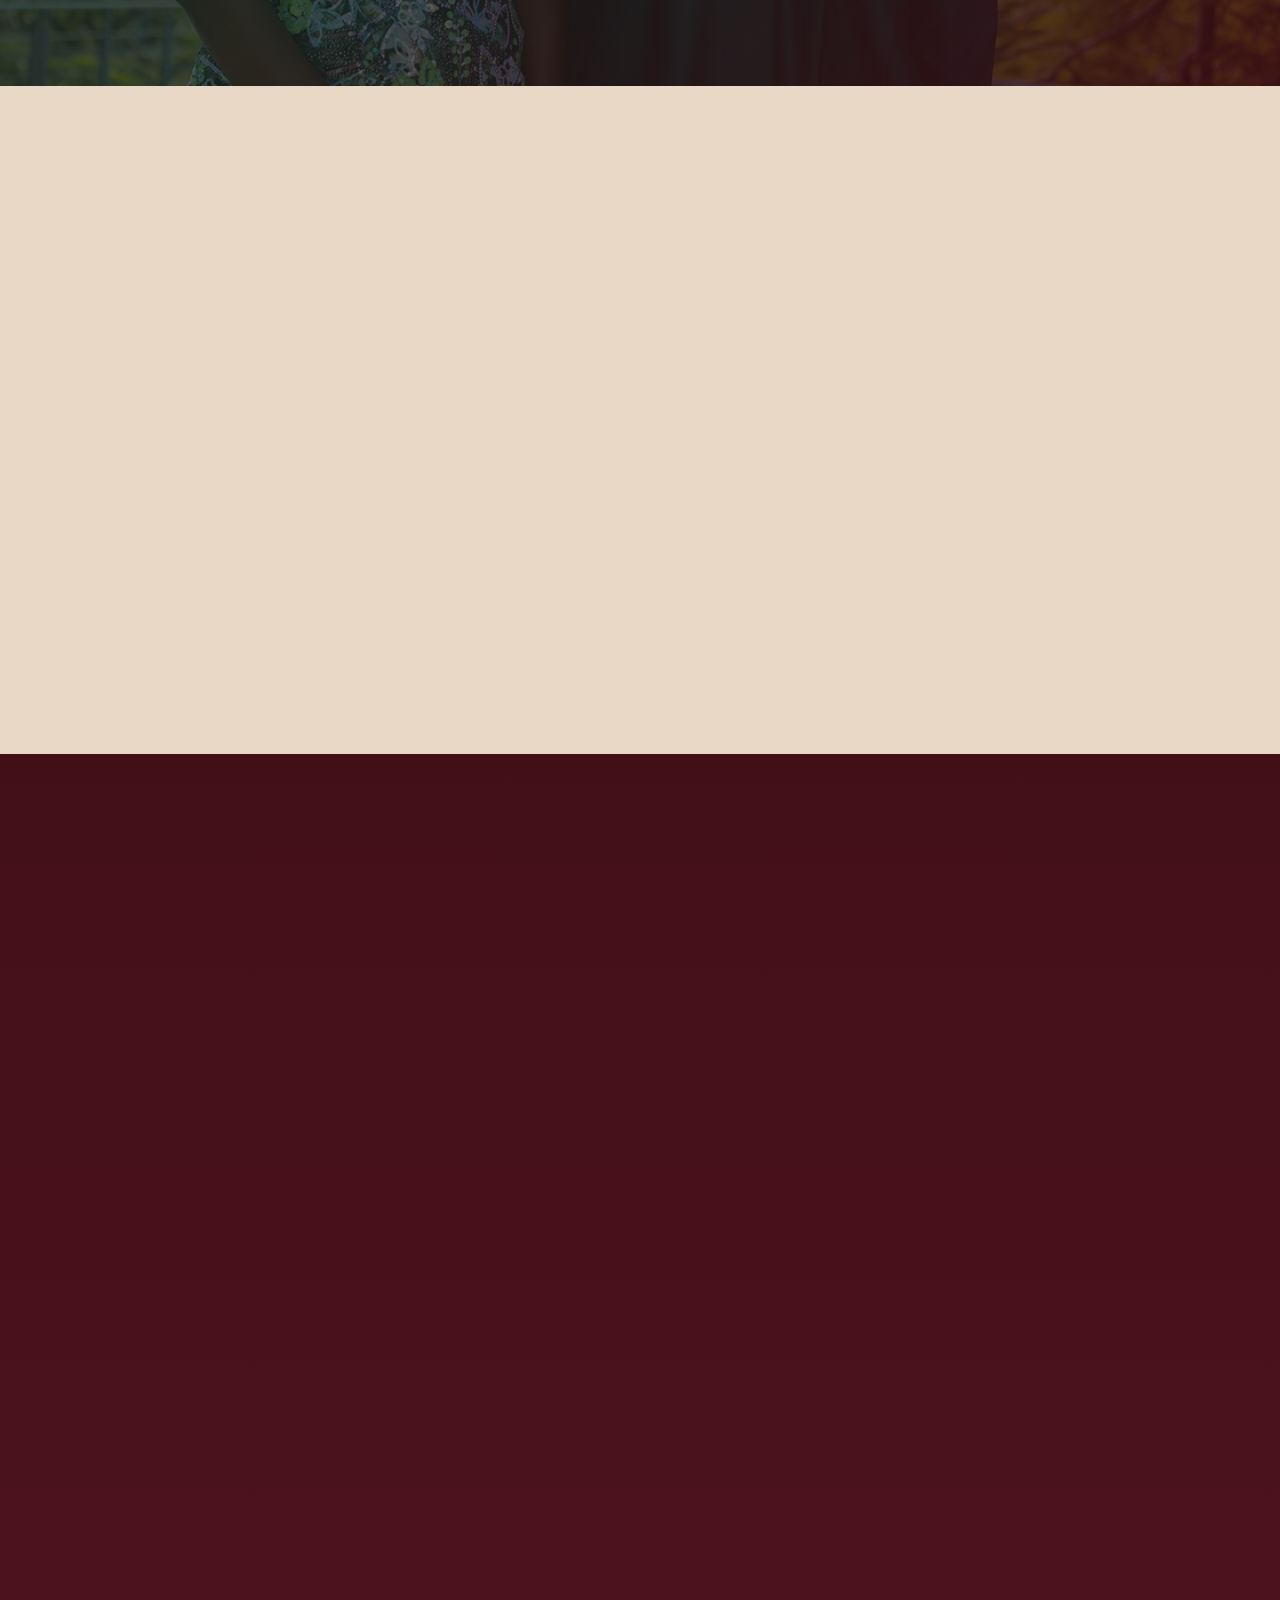
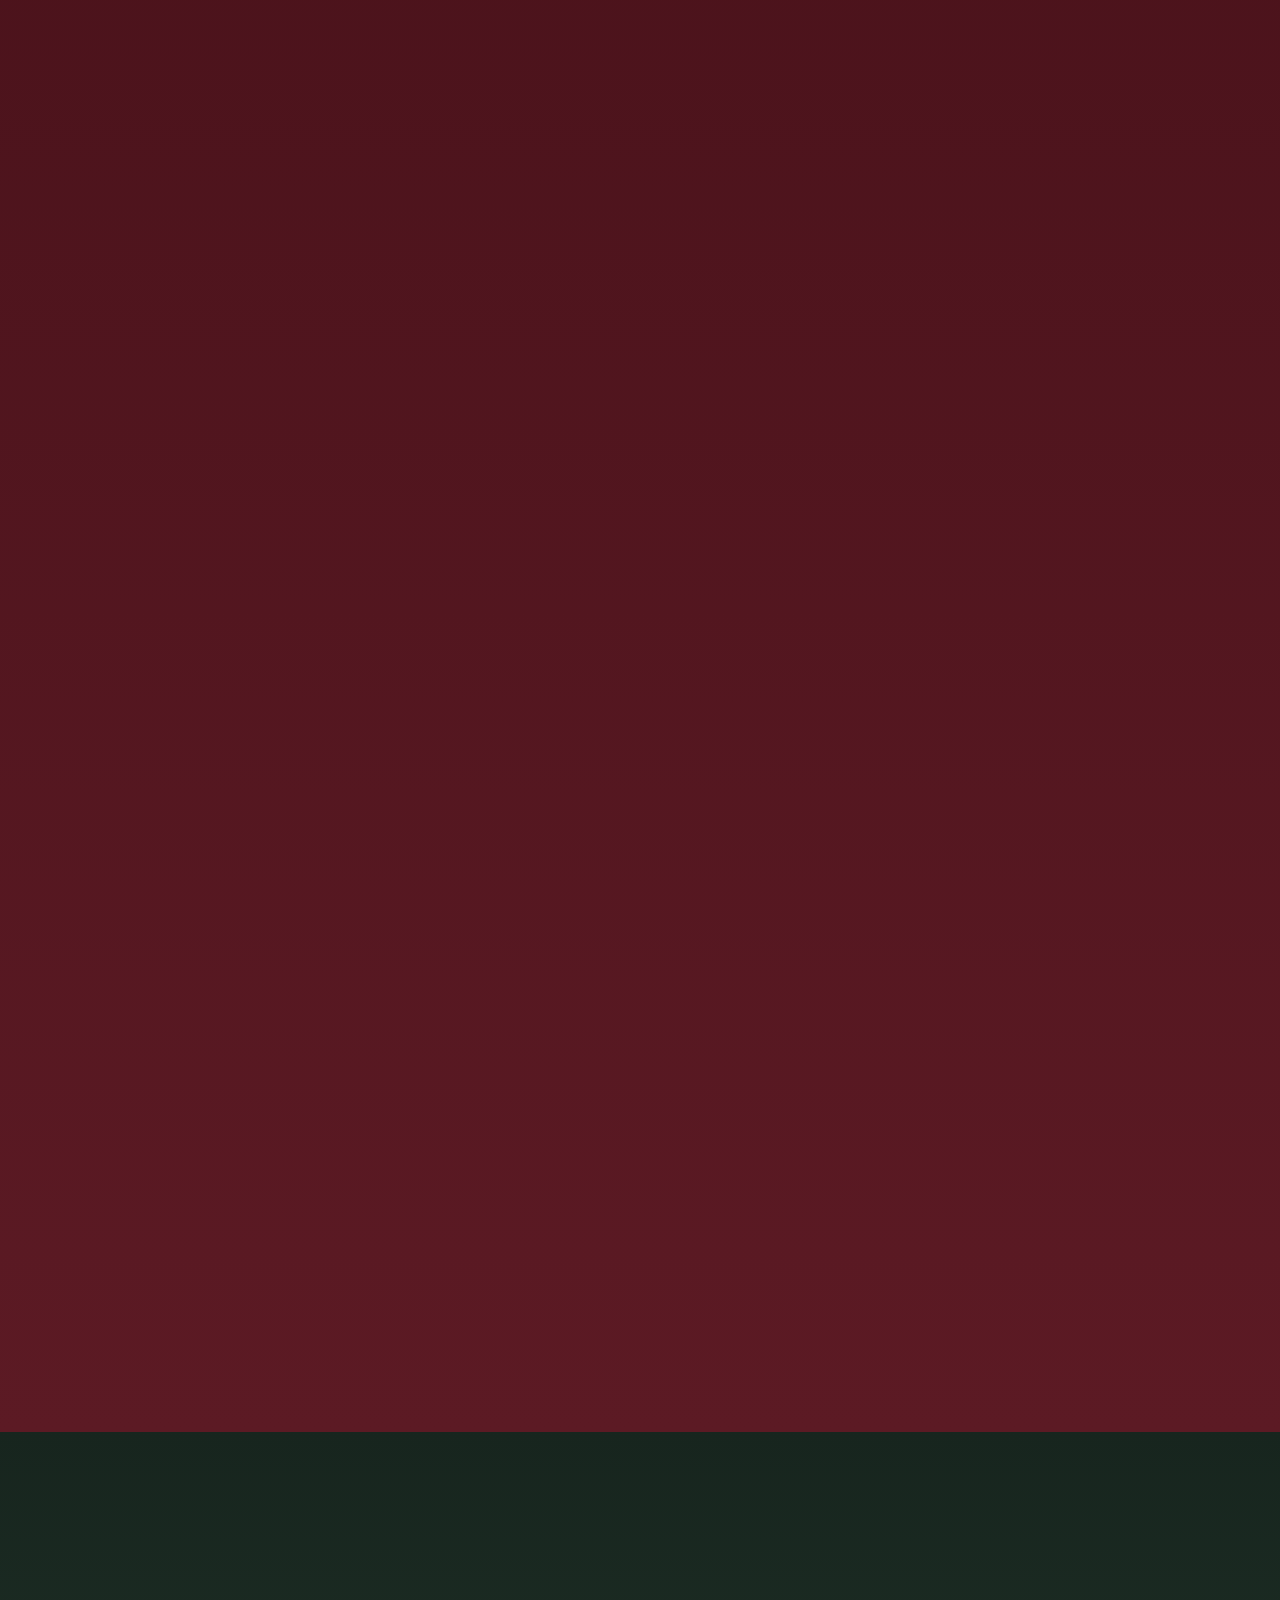
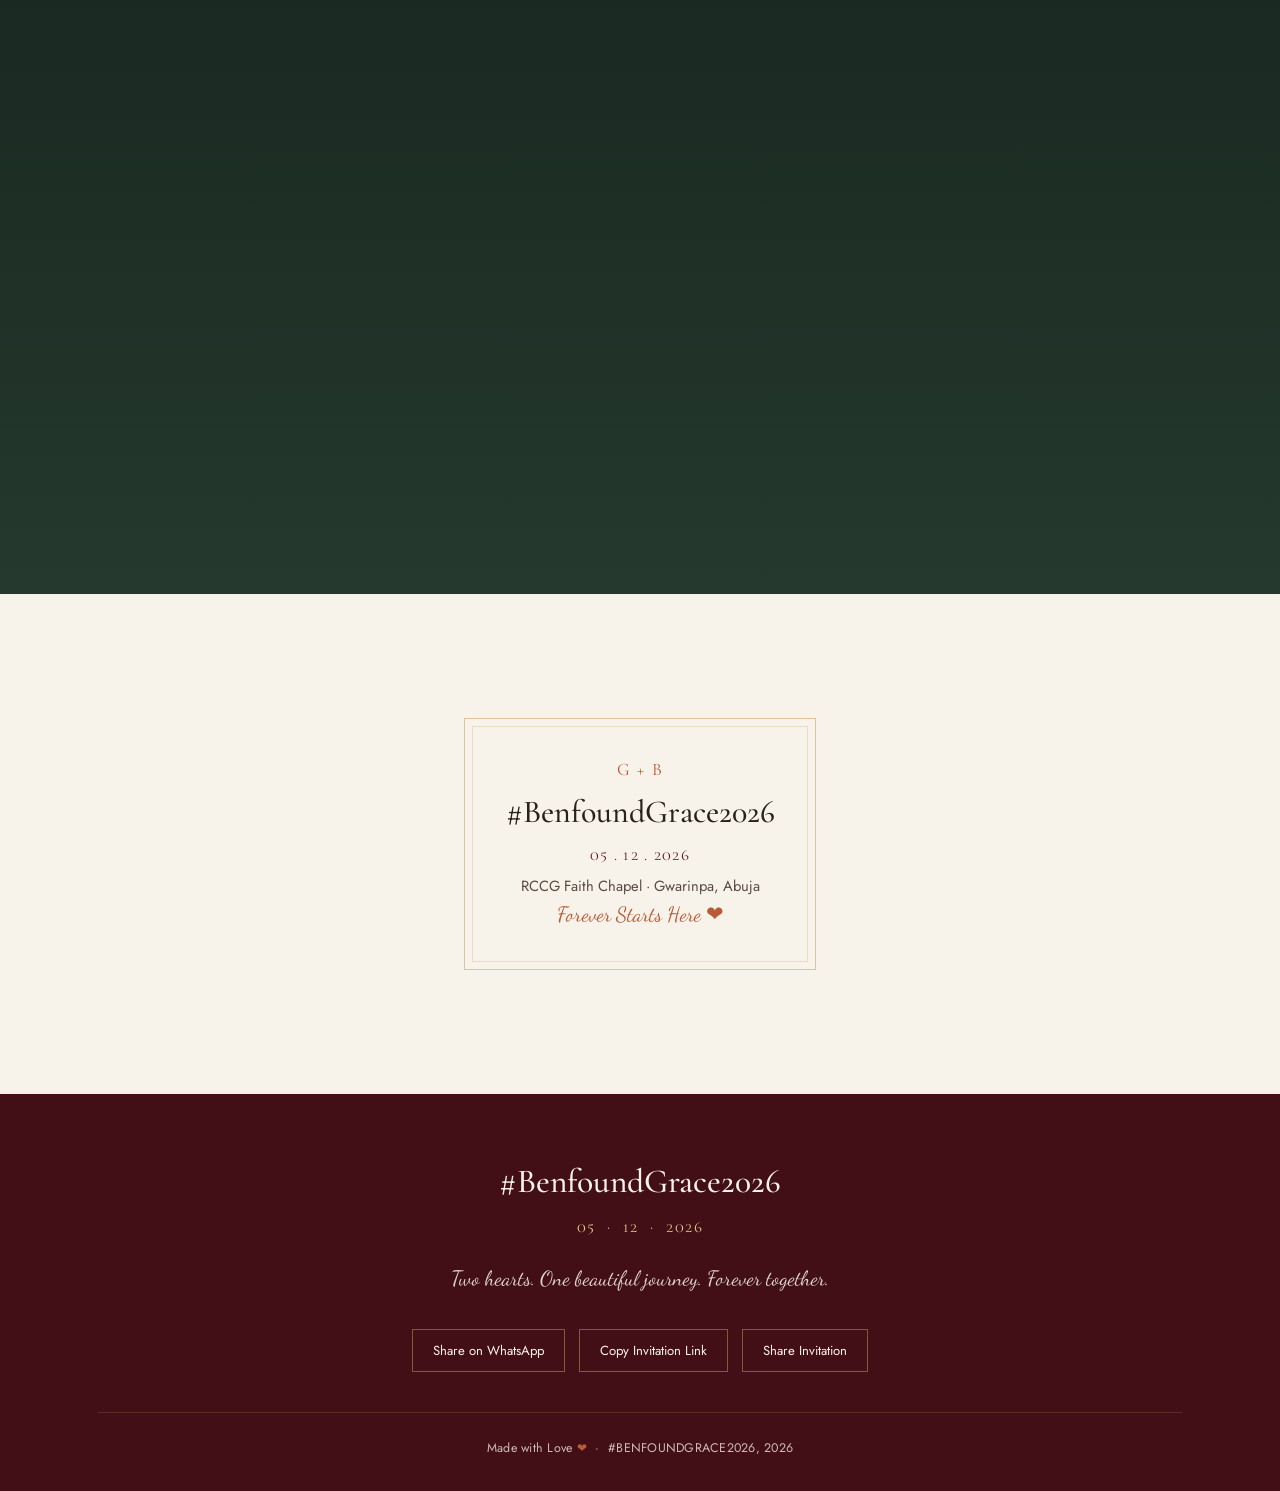
<file: ojay-and-husband-wedding-invitation.html>
<!DOCTYPE html>
<html lang="en">
<head>
<meta charset="UTF-8">
<meta name="viewport" content="width=device-width, initial-scale=1.0">
<title>BenFoundGrace — Wedding Invitation</title>
<meta name="description" content="The families of Navy Captain James Otache (Rtd.) and Mr. Musa Baba invite you to the solemnization of the Holy Matrimony of Grace Ojima Otache and Benjamin Musa Baba on 5th December 2026, Abuja.">
<meta property="og:title" content="Grace Ojima Otache & Benjamin Musa Baba — Wedding Invitation">
<meta property="og:description" content="The families of Navy Captain James Otache (Rtd.) and Mr. Musa Baba invite you to celebrate the solemnization of Holy Matrimony on 5th December 2026 in Abuja.">
<meta property="og:type" content="website">
<link rel="preconnect" href="https://fonts.googleapis.com">
<link rel="preconnect" href="https://fonts.gstatic.com" crossorigin>
<link href="https://fonts.googleapis.com/css2?family=Cormorant+Garamond:ital,wght@0,400;0,500;0,600;1,500&family=Cormorant+SC:wght@500;600&family=Jost:wght@300;400;500;600&family=Dancing+Script:wght@500;600&display=swap" rel="stylesheet">
<link rel="stylesheet" href="styles.css">
</head>
<body>

<!-- ============ NAV ============ -->
<nav class="nav" id="mainNav">
  <div class="wrap">
    <a href="#home" class="nav-mark">#BENFOUNDGRACE2026</a>
    <ul class="nav-links" id="navLinks">
      <li><a href="#home">Home</a></li>
      <li><a href="#story">Our Story</a></li>
      <li><a href="#gallery">Gallery</a></li>
      <li><a href="#toast">Toast</a></li>
      <li><a href="#venue">Venue</a></li>
      <li><a href="#rsvp">RSVP</a></li>
    </ul>
    <button type="button" class="nav-toggle" id="navToggle" aria-label="Open menu" aria-expanded="false">
      <span></span><span></span><span></span>
    </button>
  </div>
</nav>

<!-- ============ HERO ============ -->
<header class="hero" id="home">
  <div class="hero-photo-plate" aria-hidden="true"></div>
  <div id="petals" aria-hidden="true"></div>
  <div class="hero-inner">
    <span class="hero-kicker">Celebration of love</span>
    <h1 class="hero-names">Grace Ojima Otache <span class="hero-amp">&amp;</span> Benjamin Musa Baba</h1>
    <div class="hero-rule"></div>
    <p class="hero-invite">Navy Captain James Otache (Rtd.) and Mr. Musa Baba cordially invite you to the solemnization of Holy Matrimony of their beloved children.</p>
    <p class="hero-date">5 &nbsp;&middot;&nbsp; DECEMBER &nbsp;&middot;&nbsp; 2026</p>
    <p class="hero-venue">RCCG Faith Chapel • Gwarinpa, Abuja</p>
    <div class="hero-cta">
      <a href="#rsvp" class="btn">RSVP Now</a>
    </div>
  </div>
  <div class="scroll-cue" aria-hidden="true"></div>
</header>

<!-- ============ COUNTDOWN ============ -->
<section class="section-burgundy" id="countdown">
  <div class="wrap center reveal">
    <span class="section-kicker">The Big Day Is Almost Here</span>
    <h2 style="margin-top:10px;">Every second brings us closer</h2>
    <p style="max-width:480px; margin:16px auto 50px; opacity:0.85;">to celebrating love, laughter and a lifetime together.</p>
    <div class="countdown-grid" id="countdown-grid">
      <div class="count-card"><div class="count-num" id="cd-days">00</div><div class="count-label">Days</div></div>
      <div class="count-card"><div class="count-num" id="cd-hours">00</div><div class="count-label">Hours</div></div>
      <div class="count-card"><div class="count-num" id="cd-mins">00</div><div class="count-label">Minutes</div></div>
      <div class="count-card"><div class="count-num" id="cd-secs">00</div><div class="count-label">Seconds</div></div>
    </div>
    <div style="margin-top:44px;">
      <button type="button" class="btn" id="addCalendarBtn">Add to Calendar</button>
    </div>
  </div>
</section>

<!-- ============ LOVE STORY ============ -->
<section class="section-ivory" id="story">
  <div class="wrap">
    <div class="section-head reveal">
      <span class="section-kicker">Our Love Story</span>
      <h2>How it all began</h2>
    </div>
    <div class="timeline">
      <div class="tl-item reveal">
        <span class="tl-dot" aria-hidden="true"></span>
        <span class="tl-eyebrow">How I Met Her</span>
        <h3>A quiet beginning</h3>
        <p>Sometimes, the most beautiful chapter of our lives begins with an ordinary moment. What started as a simple greeting gradually became a friendship, and neither of us knew just how beautiful the journey ahead would be. Sometimes, God’s sweetest blessings begin in the most ordinary moments.</p>
        <div class="plate tl-photo"><img src="pic8.jpeg" alt="Grace and Benjamin in their early days"></div>
      </div>
      <div class="tl-item reveal">
        <span class="tl-dot" aria-hidden="true"></span>
        <span class="tl-eyebrow">How I Met Him</span>
        <h3>A connection that grew</h3>
        <p>As time passed, friendship blossomed into something deeper. Through conversations, laughter, shared moments and getting to know each other, we discovered a connection worth nurturing. What began as friendship became a beautiful love story, guided by faith, patience and God’s perfect timing.</p>
        <div class="plate dark tl-photo"><img src="pic6.jpeg" alt="A candid moment of Grace and Benjamin together"></div>
      </div>
      <div class="tl-item reveal">
        <span class="tl-dot" aria-hidden="true"></span>
        <span class="tl-eyebrow">Our Journey So Far</span>
        <h3>Choosing each other, every day</h3>
        <p>Today, we are grateful for how far God has brought us. We know that love is more than a beautiful beginning; it is a daily choice to grow, understand, support and stand by each other. As we begin this new chapter, we look forward to building a home rooted in God, friendship, laughter and endless love.<br><br>And so, Ben found Grace, and Grace found her forever. ❤️</p>
        <div class="plate burg tl-photo"><img src="pic1.jpeg" alt="Grace and Benjamin celebrating their journey"></div>
      </div>
    </div>
  </div>
</section>

<!-- ============ GALLERY ============ -->
<section class="section-nude" id="gallery">
  <div class="wrap">
    <div class="section-head reveal">
      <span class="section-kicker">Our Beautiful Moments</span>
      <h2>A gallery of love</h2>
      <p>Tap any photograph to view it in full.</p>
    </div>
    <div class="masonry reveal" id="masonry"></div>
  </div>
</section>

<!-- Lightbox -->
<div class="lightbox" id="lightbox" role="dialog" aria-modal="true" aria-label="Photo viewer">
  <button class="lightbox-close" id="lbClose" aria-label="Close">&times;</button>
  <button class="lightbox-nav lightbox-prev" id="lbPrev" aria-label="Previous photo">&#8249;</button>
  <button class="lightbox-nav lightbox-next" id="lbNext" aria-label="Next photo">&#8250;</button>
  <div class="lightbox-inner">
    <div class="plate" id="lbPlate"><span id="lbLabel"></span></div>
    <p class="lightbox-caption" id="lbCaption"></p>
  </div>
</div>

<!-- ============ TOAST ============ -->
<section class="section-forest toast-section" id="toast">
  <div class="wrap toast-wrap reveal">
    <span class="toast-glass" aria-hidden="true">&#127864;</span>
    <span class="section-kicker" style="display:block; margin-bottom:20px;">A Toast to Forever</span>
    <p class="toast-text">To love, to friendship, to faith, and to forever. Ben found Grace, and Grace found a love that feels like home. May God remain the centre of our marriage, may our love grow stronger with every season, and may we never stop choosing each other. Here’s to a lifetime of love, laughter and grace.</p>
    <p class="toast-sign">#BenfoundGrace2026</p>
  </div>
</section>

<!-- ============ VENUE ============ -->
<section class="section-ivory venue-section" id="venue">
  <div class="wrap">
    <div class="section-head reveal">
      <span class="section-kicker">Where We Say "I Do"</span>
      <h2>The Wedding Venue</h2>
    </div>
    <div class="venue-grid reveal">
      <div class="venue-card">
        <div class="venue-row"><span class="label">Date</span><span>Saturday, 5th December 2026</span></div>
        <div class="venue-row"><span class="label">Time</span><span>12:00 noon</span></div>
        <div class="venue-row"><span class="label">Venue</span><span>RCCG Faith Chapel</span></div>
        <div class="venue-row"><span class="label">Address</span><span>69 Road, Adkan Estate, Gwarinpa, Abuja</span></div>
        <div class="venue-row"><span class="label">Reception</span><span>Follows immediately at Admiralty Event Center, opposite Army War College, off Murtala Muhammed Highway, Asokoro District, near National Children's Park and Zoo, Abuja, Nigeria</span></div>
        <div style="margin-top:28px;">
          <a href="#" class="btn btn-dark" id="directionsBtn">Get Directions</a>
        </div>
      </div>
      <div class="map-plate">
        <div class="map-pin">
          <svg viewBox="0 0 24 24" fill="currentColor"><path d="M12 2C7.6 2 4 5.6 4 10c0 6 8 12 8 12s8-6 8-12c0-4.4-3.6-8-8-8zm0 11a3 3 0 110-6 3 3 0 010 6z"/></svg>
        </div>
        <div class="map-caption">RCCG Faith Chapel, 69 Road, Adkan Estate, Gwarinpa, Abuja</div>
      </div>
    </div>
  </div>
</section>

<!-- ============ DRESS CODE ============ -->
<section class="section-nude">
  <div class="wrap">
    <div class="dress-band reveal">
      <div class="dress-copy">
        <span class="section-kicker">Come Dressed to Celebrate</span>
        <h2 style="margin-top:10px; font-size:2rem;">Wear your finest wedding vibes</h2>
        <p class="body">Bring your smiles, your dancing shoes and your finest wedding vibes. Come ready to celebrate love, family and a beautiful beginning.</p>
        <span class="dress-code dress-color">Color of the day: Burgundy, Blush Pink, Ivory</span>
        <span class="dress-code">Elegant Nigerian Traditional / Formal Attire</span>
      </div>
      <div class="plate burg dress-plate"><img src="pic2.jpeg" alt="Wedding celebration photo"></div>
    </div>
  </div>
</section>

<!-- ============ RSVP ============ -->
<section class="section-burgundy" id="rsvp">
  <div class="wrap">
    <div class="section-head reveal">
      <span class="section-kicker">RSVP</span>
      <h2 style="color:var(--ivory);">We Can't Wait to Celebrate With You</h2>
      <p style="color:rgba(248,243,234,0.85);">Kindly let us know if you'll be joining us on our special day.</p>
    </div>

    <div class="rsvp-shell reveal">
      <iframe
        class="google-form-embed"
        src="https://docs.google.com/forms/d/e/1FAIpQLSfQh04A01ubMJA6cvuCkzX7UISnMD9-NiJLCSxULCavW8FR8w/viewform?embedded=true"
        title="Wedding RSVP Google Form"
        loading="lazy"
        referrerpolicy="no-referrer-when-downgrade"
        height="1807">
        Loading…
      </iframe>
    </div>
  </div>
</section>

<!-- ============ GUEST BOOK ============ -->
<section class="section-forest">
  <div class="wrap">
    <div class="section-head reveal">
      <span class="section-kicker">Leave Us Some Love</span>
      <h2 style="color:var(--ivory);">Guest Book</h2>
    </div>

    <form class="gb-form reveal" id="gbForm">
      <div class="gb-grid">
        <div class="form-row">
          <label for="gb-name" style="color:var(--gold-light);">Your Name</label>
          <input type="text" id="gb-name" required>
        </div>
        <div class="form-row">
          <label for="gb-msg" style="color:var(--gold-light);">Your Message</label>
          <textarea id="gb-msg" required placeholder="Leave a message of love for the couple..."></textarea>
        </div>
        <button type="submit" class="btn" style="justify-self:start;">Post Message</button>
      </div>
    </form>

    <div class="gb-cards reveal" id="gbCards"></div>
  </div>
</section>

<!-- ============ DETAILS CARD ============ -->
<section class="section-ivory">
  <div class="wrap details-card-wrap reveal">
    <div class="details-card woven-frame">
      <span class="initials">G + B</span>
      <h3>#BenfoundGrace2026</h3>
      <p class="dc-date">05 . 12 . 2026</p>
      <p class="dc-venue">RCCG Faith Chapel &middot; Gwarinpa, Abuja</p>
      <span class="dc-tag">Forever Starts Here &#10084;</span>
    </div>
  </div>
</section>

<!-- ============ FOOTER ============ -->
<footer class="footer" id="footer">
  <div class="wrap">
    <h2>#BenfoundGrace2026</h2>
    <p class="fdate">05 &nbsp;&middot;&nbsp; 12 &nbsp;&middot;&nbsp; 2026</p>
    <span class="ftag">Two hearts. One beautiful journey. Forever together.</span>

    <div class="footer-share">
      <button type="button" class="share-btn" id="whatsappShare">Share on WhatsApp</button>
      <button type="button" class="share-btn" id="copyLink">Copy Invitation Link</button>
      <button type="button" class="share-btn" id="genericShare">Share Invitation</button>
    </div>

    <div class="footer-bottom">
      Made with Love <span class="heart">&#10084;</span> &nbsp;&middot;&nbsp; #BENFOUNDGRACE2026, 2026
    </div>
  </div>
</footer>

<button type="button" class="sound-toggle muted" id="soundToggle" aria-label="Play background music">
  <svg viewBox="0 0 24 24" fill="none" stroke="currentColor" stroke-width="1.6" id="soundIcon">
    <path d="M4 9v6h4l5 5V4L8 9H4z"/>
    <path id="soundWaveOn" d="M16.5 8.5a5 5 0 010 7M19 6a8.5 8.5 0 010 12" style="display:none"/>
    <line id="soundMuteLine" x1="16" y1="8" x2="21" y2="16" stroke-linecap="round"/>
    <line id="soundMuteLine2" x1="21" y1="8" x2="16" y2="16" stroke-linecap="round"/>
  </svg>
</button>

<div class="toast-msg" id="toastMsg"></div>

<audio id="bgAudio" loop preload="none">
  <!-- Add romantic background music source here, e.g. <source src="music.mp3" type="audio/mpeg"> -->
</audio>

<script src="script.js"></script>
</body>
</html>
</file>
<file: styles.css>
/* ============ TOKENS ============ */
:root{
  --burgundy: #5C1A24;
  --burgundy-deep: #430F17;
  --gold: #C9A15D;
  --gold-light: #E4C98B;
  --ivory: #F8F3EA;
  --terracotta: #B85C38;
  --forest: #25392E;
  --forest-deep: #17251E;
  --nude: #E9D8C6;
  --ink: #2A211C;
  --line: rgba(201,161,93,0.35);
  --serif: 'Cormorant Garamond', Georgia, serif;
  --serif-sc: 'Cormorant SC', serif;
  --sans: 'Jost', -apple-system, sans-serif;
  --script: 'Dancing Script', cursive;
  --container: 1140px;
  --ease: cubic-bezier(.22,.68,.35,1);
}

*,*::before,*::after{box-sizing:border-box;}
html{scroll-behavior:smooth;}
@media (prefers-reduced-motion: reduce){
  html{scroll-behavior:auto;}
  *,*::before,*::after{animation-duration:0.001ms !important; animation-iteration-count:1 !important; transition-duration:0.001ms !important;}
}
body{
  margin:0;
  font-family:var(--sans);
  color:var(--ink);
  background:var(--ivory);
  -webkit-font-smoothing:antialiased;
  line-height:1.6;
  overflow-x:hidden;
}
h1,h2,h3,h4{
  font-family:var(--serif);
  font-weight:500;
  margin:0;
  line-height:1.1;
}
p{margin:0;}
a{color:inherit; text-decoration:none;}
img{max-width:100%; display:block;}
button{font-family:inherit; cursor:pointer;}
.wrap{max-width:var(--container); margin:0 auto; padding:0 28px;}
:focus-visible{outline:2px solid var(--gold); outline-offset:3px;}

.script{font-family:var(--script); font-weight:600;}
.section-kicker{
  font-family:var(--serif-sc);
  font-size:0.95rem;
  letter-spacing:0.04em;
  color:var(--gold);
}

/* woven frame motif — thin double gold rule referencing aso-oke edge weaving */
.woven-frame{position:relative;}
.woven-frame::before{
  content:"";
  position:absolute; inset:14px;
  border:1px solid rgba(201,161,93,0.55);
  pointer-events:none;
}
.woven-frame::after{
  content:"";
  position:absolute; inset:22px;
  border:1px solid rgba(201,161,93,0.28);
  pointer-events:none;
}

/* reveal on scroll — single quiet treatment, not per-card */
.reveal{opacity:0; transform:translateY(18px); transition:opacity 0.9s var(--ease), transform 0.9s var(--ease);} 
.reveal.is-visible{opacity:1; transform:translateY(0);} 

/* ============ NAV ============ */
.nav{
  position:fixed; top:0; left:0; right:0; z-index:1000;
  padding:18px 0;
  transition:background 0.4s var(--ease), padding 0.4s var(--ease), box-shadow .4s var(--ease);
}
.nav.scrolled{
  background:rgba(248,243,234,0.94);
  backdrop-filter:blur(10px);
  padding:11px 0;
  box-shadow:0 1px 0 var(--line);
}
.nav .wrap{display:flex; align-items:center; justify-content:space-between;}
.nav-mark{
  display:flex; align-items:center; gap:8px;
  font-family:var(--serif); font-size:1.25rem; letter-spacing:0.02em;
  color:var(--ivory);
  transition:color .4s var(--ease);
}
.nav.scrolled .nav-mark{color:var(--burgundy);}
.nav-links{display:flex; gap:34px; list-style:none; margin:0; padding:0;}
.nav-links a{
  font-size:0.92rem; color:var(--ivory); position:relative; padding-bottom:4px;
  transition:color .4s var(--ease);
}
.nav.scrolled .nav-links a{color:var(--burgundy);}
.nav-links a::after{
  content:""; position:absolute; left:0; bottom:0; width:0; height:1px; background:var(--gold);
  transition:width .35s var(--ease);
}
.nav-links a:hover::after{width:100%;}
.nav-toggle{display:none; background:none; border:0; width:30px; height:22px; position:relative;}
.nav-toggle span{
  position:absolute; left:0; right:0; height:1.5px; background:var(--ivory);
  transition:all .35s var(--ease);
}
.nav.scrolled .nav-toggle span{background:var(--burgundy);}
.nav-toggle span:nth-child(1){top:0;}
.nav-toggle span:nth-child(2){top:10px;}
.nav-toggle span:nth-child(3){top:20px;}
.nav-toggle.open span:nth-child(1){transform:translateY(10px) rotate(45deg);} 
.nav-toggle.open span:nth-child(2){opacity:0;}
.nav-toggle.open span:nth-child(3){transform:translateY(-10px) rotate(-45deg);} 

@media (max-width:840px){
  .nav-links{
    position:fixed; top:0; right:0; height:100vh; width:min(78vw,320px);
    background:var(--burgundy); flex-direction:column; justify-content:center; align-items:flex-start;
    padding:40px; gap:26px;
    transform:translateX(100%); transition:transform .5s var(--ease);
    box-shadow:-10px 0 40px rgba(0,0,0,0.25);
  }
  .nav-links.open{transform:translateX(0);}
  .nav-links a{color:var(--ivory); font-family:var(--serif); font-size:1.3rem;}
  .nav-toggle{display:block; z-index:1001;}
  .nav-toggle.open span,
  .nav.scrolled .nav-toggle.open span{background:var(--ivory);}
}

/* ============ HERO ============ */
.hero{
  position:relative; min-height:100svh; display:flex; align-items:center; justify-content:center;
  background:
    radial-gradient(ellipse at 30% 20%, rgba(201,161,93,0.18), transparent 55%),
    radial-gradient(ellipse at 75% 80%, rgba(184,92,56,0.16), transparent 50%),
    linear-gradient(160deg, rgba(67,15,23,0.84) 0%, rgba(92,26,36,0.68) 55%, rgba(74,20,32,0.82) 100%),
    url("pic4.jpeg") center 58% / cover no-repeat;
  overflow:hidden;
  color:var(--ivory);
  text-align:center;
  padding:120px 20px 80px;
}
.hero-photo-plate{
  position:absolute; inset:0; z-index:0; opacity:0.28; mix-blend-mode:overlay;
  background-image:
    repeating-linear-gradient(115deg, rgba(255,255,255,0.05) 0 2px, transparent 2px 26px),
    repeating-linear-gradient(25deg, rgba(255,255,255,0.04) 0 2px, transparent 2px 30px);
}
#petals{position:absolute; inset:0; pointer-events:none; z-index:1;}
.petal{
  position:absolute; top:-5%; border-radius:60% 0;
  background:var(--gold-light); opacity:0.55;
  animation:fall linear infinite;
}
@keyframes fall{
  to{transform:translateY(115vh) rotate(300deg); opacity:0;}
}
.hero-inner{position:relative; z-index:2; max-width:720px;}
.hero-kicker{
  font-family:var(--script); font-size:1.6rem; color:var(--gold-light); margin-bottom:6px; display:block;
  opacity:0; animation:riseIn 1s var(--ease) 0.15s forwards;
}
.hero-names{
  font-size:clamp(3rem, 9vw, 6.2rem);
  letter-spacing:0.01em;
  font-weight:500;
  opacity:0; animation:riseIn 1.1s var(--ease) 0.35s forwards;
}
.hero-amp{color:var(--gold); font-style:italic;}
.hero-rule{
  width:64px; height:1px; background:var(--gold); margin:26px auto;
  opacity:0; animation:riseIn 1s var(--ease) 0.55s forwards;
}
.hero-invite{
  font-size:1.05rem; max-width:480px; margin:0 auto 34px; color:rgba(248,243,234,0.88);
  opacity:0; animation:riseIn 1s var(--ease) 0.7s forwards;
}
.hero-date{
  font-family:var(--serif-sc); font-size:1.15rem; letter-spacing:0.08em; color:var(--ivory); margin-bottom:8px;
  opacity:0; animation:riseIn 1s var(--ease) 0.85s forwards;
}
.hero-venue{
  font-size:0.92rem; color:var(--gold-light); margin-bottom:38px;
  opacity:0; animation:riseIn 1s var(--ease) 1s forwards;
}
@keyframes riseIn{from{opacity:0; transform:translateY(14px);} to{opacity:1; transform:translateY(0);}}

.btn{
  display:inline-flex; align-items:center; gap:10px;
  padding:15px 38px; font-size:0.86rem; letter-spacing:0.05em;
  border:1px solid var(--gold); color:var(--ivory); background:transparent;
  position:relative; overflow:hidden; transition:color .45s var(--ease);
}
.btn::before{
  content:""; position:absolute; inset:0; background:var(--gold);
  transform:scaleX(0); transform-origin:left; transition:transform .45s var(--ease); z-index:-1;
}
.btn:hover::before{transform:scaleX(1);}
.btn:hover{color:var(--burgundy-deep);}
.btn-dark:hover{color:var(--ivory);}
.btn-dark::before{background:var(--burgundy);}
.btn-solid{background:var(--gold); color:var(--burgundy-deep); border-color:var(--gold);}
.btn-solid::before{background:var(--burgundy-deep);}
.btn-solid:hover{color:var(--ivory);}
.hero-cta{
  opacity:0; animation:riseIn 1s var(--ease) 1.15s forwards;
}

.scroll-cue{
  position:absolute; bottom:28px; left:50%; transform:translateX(-50%); z-index:2;
  width:1px; height:44px; background:linear-gradient(var(--gold), transparent);
}
.scroll-cue::after{
  content:""; position:absolute; top:0; left:-2px; width:5px; height:5px; border-radius:50%;
  background:var(--gold); animation:cueMove 2.4s ease-in-out infinite;
}
@keyframes cueMove{0%{top:0; opacity:1;} 90%{opacity:0;} 100%{top:38px; opacity:0;}}

/* ============ SOUND TOGGLE ============ */
.sound-toggle{
  position:fixed; bottom:24px; right:24px; z-index:900;
  width:48px; height:48px; border-radius:50%;
  background:var(--burgundy); border:1px solid var(--gold);
  display:flex; align-items:center; justify-content:center;
  color:var(--gold); box-shadow:0 6px 20px rgba(67,15,23,0.3);
}
.sound-toggle svg{width:19px; height:19px;}
.sound-toggle .bar{
  position:absolute; width:3px; background:var(--gold); border-radius:2px; bottom:14px;
  animation:eq 1.1s ease-in-out infinite;
}
.sound-toggle.muted .bar{animation-play-state:paused; height:3px !important;}

/* ============ SECTION SHELLS ============ */
section{position:relative; padding:110px 0;}
.section-ivory{background:var(--ivory); color:var(--ink);} 
.section-burgundy{background:linear-gradient(180deg, var(--burgundy-deep), var(--burgundy)); color:var(--ivory);} 
.section-forest{background:linear-gradient(180deg, var(--forest-deep), var(--forest)); color:var(--ivory);} 
.section-nude{background:var(--nude); color:var(--ink);} 
.section-head{text-align:center; max-width:620px; margin:0 auto 64px;} 
.section-head h2{font-size:clamp(2.1rem,4vw,3.1rem); margin-top:8px;} 
.section-head p{margin-top:16px; font-size:1.02rem; opacity:0.85;} 
.divider-mark{width:38px; height:1px; background:var(--gold); margin:20px auto 0;} 

/* ============ COUNTDOWN ============ */
.countdown-grid{
  display:grid; grid-template-columns:repeat(4,1fr); gap:20px; max-width:640px; margin:0 auto;
}
.count-card{
  position:relative; padding:30px 8px; text-align:center;
  background:rgba(248,243,234,0.06);
  border:1px solid rgba(201,161,93,0.4);
}
.count-num{font-family:var(--serif); font-size:clamp(2.1rem,5vw,3.2rem); color:var(--gold-light); font-variant-numeric:tabular-nums;}
.count-label{font-family:var(--serif-sc); font-size:0.72rem; letter-spacing:0.08em; color:rgba(248,243,234,0.75); margin-top:6px;}
@media (max-width:560px){.countdown-grid{gap:10px;}.count-card{padding:20px 4px;}}

/* ============ LOVE STORY TIMELINE ============ */
.timeline{position:relative; max-width:920px; margin:0 auto;} 
.timeline::before{
  content:""; position:absolute; left:50%; top:0; bottom:0; width:1px;
  background:linear-gradient(var(--gold), rgba(201,161,93,0.15));
  transform:translateX(-50%);
}
.tl-item{
  position:relative; width:50%; padding:0 52px 90px;
}
.tl-item:nth-child(odd){left:0; text-align:right;}
.tl-item:nth-child(even){left:50%; text-align:left;}
.tl-item:last-child{padding-bottom:0;}
.tl-dot{
  position:absolute; top:6px; width:11px; height:11px; border-radius:50%;
  background:var(--ivory); border:2px solid var(--gold);
}
.tl-item:nth-child(odd) .tl-dot{right:-6px;}
.tl-item:nth-child(even) .tl-dot{left:-6px;}
.tl-eyebrow{font-family:var(--script); font-size:1.35rem; color:var(--terracotta);} 
.tl-item h3{font-size:1.7rem; margin:6px 0 14px;} 
.tl-item p{font-family:var(--serif); font-size:1.2rem; line-height:1.55; color:#5a4c42; max-width:380px;} 
.tl-item:nth-child(odd) p{margin-left:auto;} 
.tl-photo{
  margin-top:20px; height:150px; width:230px;
  border:1px solid var(--line);
}
.tl-photo img{width:100%; height:100%; object-fit:cover; display:block;}
.tl-item:nth-child(odd) .tl-photo{margin-left:auto;}

@media (max-width:760px){
  .timeline::before{left:18px;}
  .tl-item, .tl-item:nth-child(even){width:100%; left:0; text-align:left !important; padding:0 0 60px 52px;}
  .tl-item:nth-child(odd) .tl-dot, .tl-item:nth-child(even) .tl-dot{left:12px; right:auto;}
  .tl-item p, .tl-item:nth-child(odd) p{margin-left:0;}
  .tl-photo, .tl-item:nth-child(odd) .tl-photo{margin-left:0; width:100%; max-width:280px;}
}

/* generic elegant photo placeholder */
.plate{
  position:relative; overflow:hidden; background:transparent;
  display:flex; align-items:flex-end; color:var(--burgundy-deep);
}
.plate::before{
  content:""; position:absolute; inset:0;
  background:transparent;
}
.plate span{
  position:relative; z-index:1; padding:10px 12px; font-size:0.68rem; letter-spacing:0.03em;
  font-family:var(--sans); background:rgba(248,243,234,0.82); width:100%;
}
.plate.dark{background:var(--forest);} 
.plate.dark::before{
  background-image:
    radial-gradient(circle at 25% 30%, rgba(201,161,93,0.22), transparent 42%),
    repeating-linear-gradient(-45deg, rgba(248,243,234,0.06) 0 2px, transparent 2px 16px);
}
.plate.dark span{color:var(--ivory); background:rgba(23,37,30,0.82);} 
.plate.burg{background:var(--burgundy);} 
.plate.burg::before{
  background-image:
    radial-gradient(circle at 70% 25%, rgba(201,161,93,0.25), transparent 45%),
    repeating-linear-gradient(115deg, rgba(248,243,234,0.06) 0 2px, transparent 2px 18px);
}
.plate.burg span{color:var(--ivory); background:rgba(67,15,23,0.82);} 

/* ============ GALLERY ============ */
.masonry{
  columns:4 220px; column-gap:16px; max-width:1100px; margin:0 auto;
}
.masonry .plate{
  break-inside:avoid; margin-bottom:16px; cursor:zoom-in;
  transition:transform .5s var(--ease); background:transparent; border:none; box-shadow:none;
}
.masonry .plate::before{display:none;}
.masonry .plate:hover{transform:translateY(-4px);} 
.masonry .plate img{
  width:100%; height:100%; object-fit:cover; display:block; border-radius:0;
  transition:transform .6s var(--ease);
}
.masonry .plate:hover img{transform:scale(1.04);} 
.lightbox .plate::before{display:none;}
.lightbox .plate img{width:100%; height:100%; object-fit:cover; display:block;}
.lightbox-caption{display:none;}
@media (max-width:600px){.masonry{columns:2 150px;}}

.lightbox{
  position:fixed; inset:0; z-index:2000; background:rgba(23,15,12,0.94);
  display:flex; align-items:center; justify-content:center; padding:40px;
  opacity:0; pointer-events:none; transition:opacity .4s var(--ease);
}
.lightbox.open{opacity:1; pointer-events:auto;} 
.lightbox-inner{max-width:640px; width:100%;} 
.lightbox .plate{height:60vh; width:100%;}
.lightbox-caption{color:var(--gold-light); text-align:center; margin-top:16px; font-family:var(--serif); font-size:1.1rem;} 
.lightbox-close{
  position:absolute; top:26px; right:30px; background:none; border:none; color:var(--ivory); font-size:1.8rem; line-height:1;
}
.lightbox-nav{
  position:absolute; top:50%; transform:translateY(-50%); background:none; border:1px solid var(--gold); color:var(--gold);
  width:44px; height:44px; border-radius:50%; font-size:1.1rem;
}
.lightbox-prev{left:24px;} .lightbox-next{right:24px;}

/* ============ TOAST ============ */
.section-forest.toast-section{
  background:
    linear-gradient(90deg, rgba(23,37,30,0.94), rgba(23,37,30,0.76) 50%, rgba(23,37,30,0.92)),
    url("pic4.jpeg") center 44% / cover no-repeat;
}
.toast-wrap{max-width:680px; margin:0 auto; text-align:center; position:relative;} 
.toast-glass{
  font-size:3rem; color:var(--gold); margin-bottom:22px; display:inline-block;
}
.toast-text{font-family:var(--serif); font-size:clamp(1.55rem,2.8vw,2.1rem); font-style:italic; line-height:1.5; color:var(--ivory);} 
.toast-sign{margin-top:30px; font-family:var(--script); font-size:1.5rem; color:var(--gold-light);} 

/* ============ VENUE ============ */
.section-ivory.venue-section{
  color:var(--ivory);
  background:
    linear-gradient(135deg, rgba(23,37,30,0.88), rgba(23,37,30,0.72) 48%, rgba(67,15,23,0.82)),
    url("pic1.jpeg") center 43% / cover no-repeat;
}
.venue-section .section-head h2{color:var(--ivory);}
.venue-grid{display:grid; grid-template-columns:1.1fr 0.9fr; gap:60px; align-items:center; max-width:1000px; margin:0 auto;} 
.venue-card{
  background:var(--ivory); color:var(--burgundy-deep); padding:44px; border:1px solid rgba(92,26,36,0.15);
}
.venue-row{display:grid; grid-template-columns:110px minmax(0,1fr); gap:16px; padding:14px 0; border-bottom:1px solid rgba(92,26,36,0.12); font-size:0.95rem;} 
.venue-row:last-of-type{border-bottom:none;} 
.venue-row .label{font-family:var(--serif-sc); font-size:0.75rem; letter-spacing:0.05em; color:var(--terracotta);} 
.venue-row>span:last-child{text-align:right; line-height:1.5;}
.map-plate{
  height:340px; position:relative; overflow:hidden; border:1px solid var(--line);
  background:
    radial-gradient(circle at 30% 40%, rgba(201,161,93,0.18), transparent 45%),
    var(--nude);
}
.map-plate::before{
  content:""; position:absolute; inset:0;
  background-image:
    linear-gradient(rgba(92,26,36,0.08) 1px, transparent 1px),
    linear-gradient(90deg, rgba(92,26,36,0.08) 1px, transparent 1px);
  background-size:34px 34px;
}
.map-pin{
  position:absolute; top:48%; left:52%; transform:translate(-50%,-100%);
  width:34px; height:34px; z-index:2;
}
.map-pin svg{width:100%; height:100%; color:var(--burgundy);} 
.map-caption{position:absolute; bottom:16px; left:16px; z-index:2; font-size:0.72rem; color:var(--burgundy); background:rgba(248,243,234,0.85); padding:6px 10px;} 
@media (max-width:840px){.venue-grid{grid-template-columns:1fr; gap:36px;}} 
@media (max-width:600px){.venue-row{grid-template-columns:1fr; gap:5px;} .venue-row>span:last-child{text-align:left;}}

/* ============ DRESS ============ */
.dress-band{
  display:grid; grid-template-columns:1fr 1fr; align-items:center; gap:0; max-width:1000px; margin:0 auto;
  border:1px solid rgba(92,26,36,0.15);
}
.dress-copy{padding:56px;} 
.dress-copy p.body{font-size:1.05rem; margin-top:16px; color:#5a4c42;} 
.dress-code{
  display:inline-block; margin-top:24px; padding:10px 20px; border:1px solid var(--terracotta); color:var(--terracotta);
  font-family:var(--serif-sc); font-size:0.78rem; letter-spacing:0.05em;
}
.dress-plate{height:100%; min-height:320px;} 
.dress-plate img{position:absolute; inset:0; width:100%; height:100%; object-fit:cover; display:block;}
@media (max-width:760px){.dress-band{grid-template-columns:1fr;} .dress-plate{min-height:220px;} .dress-copy{padding:36px;}} 

/* ============ RSVP ============ */
.rsvp-shell{max-width:680px; margin:0 auto; background:var(--ivory); border:1px solid rgba(92,26,36,0.15);} 
.google-form-embed{display:block; width:100%; height:1807px; border:0;} 
.form-row{margin-bottom:22px;} 
.form-row label{display:block; font-size:0.82rem; margin-bottom:8px; color:var(--burgundy); font-family:var(--sans); font-weight:500;} 
.form-grid{display:grid; grid-template-columns:1fr 1fr; gap:20px;} 
input[type=text], input[type=email], input[type=tel], input[type=number], select, textarea{
  width:100%; padding:13px 14px; font-family:var(--sans); font-size:0.95rem; color:var(--ink);
  background:#fff; border:1px solid rgba(92,26,36,0.25); transition:border-color .3s;
}
input:focus, select:focus, textarea:focus{border-color:var(--gold); outline:none;} 
textarea{resize:vertical; min-height:90px;} 
.radio-group{display:flex; gap:18px; flex-wrap:wrap;} 
.radio-pill{
  flex:1; min-width:170px; padding:14px 16px; border:1px solid rgba(92,26,36,0.25); cursor:pointer;
  display:flex; align-items:center; gap:10px; transition:border-color .3s, background .3s;
}
.radio-pill input{accent-color:var(--terracotta);} 
.radio-pill:has(input:checked){border-color:var(--terracotta); background:rgba(184,92,56,0.06);} 
.rsvp-submit{width:100%; justify-content:center; margin-top:6px;} 
.rsvp-submit:disabled{opacity:0.65; cursor:wait;}
.rsvp-error{margin-top:14px; color:#8b1e2d; text-align:center; font-size:0.9rem;}
.rsvp-note{font-size:0.8rem; color:#8a7c6f; margin-top:10px; text-align:center;} 
.rsvp-success{
  display:none; text-align:center; padding:30px 10px;
}
.rsvp-success.show{display:block; animation:riseIn .7s var(--ease) forwards;} 
.rsvp-success .glyph{font-size:2.4rem; color:var(--terracotta); margin-bottom:14px;} 
.rsvp-success h3{font-size:1.7rem;} 
.rsvp-success p{margin-top:10px; color:#5a4c42;} 

/* ============ GUESTBOOK ============ */
.gb-form{max-width:560px; margin:0 auto 56px;} 
.gb-grid{display:grid; grid-template-columns:1fr; gap:16px;} 
.gb-cards{display:grid; grid-template-columns:repeat(3,1fr); gap:20px; max-width:1040px; margin:44px auto 0;} 
.gb-card{
  padding:26px; background:rgba(248,243,234,0.05); border:1px solid rgba(201,161,93,0.28);
}
.gb-card p.msg{font-family:var(--serif); font-style:italic; font-size:1.05rem; color:var(--ivory); line-height:1.5;} 
.gb-card .from{margin-top:14px; font-family:var(--serif-sc); font-size:0.78rem; letter-spacing:0.04em; color:var(--gold-light);} 
@media (max-width:760px){.gb-cards{grid-template-columns:1fr;}} 

/* ============ DETAILS CARD ============ */
.details-card-wrap{display:flex; justify-content:center;} 
.details-card{
  width:100%; max-width:380px; text-align:center; padding:52px 40px;
  background:var(--ivory); position:relative;
}
.details-card .initials{font-family:var(--serif); font-size:1.1rem; letter-spacing:0.1em; color:var(--terracotta);} 
.details-card h3{font-size:2rem; margin-top:10px;} 
.details-card .dc-date{font-family:var(--serif-sc); letter-spacing:0.08em; color:var(--burgundy); margin-top:14px;} 
.details-card .dc-venue{margin-top:6px; color:#5a4c42; font-size:0.92rem;} 
.details-card .dc-tag{margin-top:22px; font-family:var(--script); font-size:1.3rem; color:var(--terracotta);} 

/* ============ FOOTER ============ */
.footer{background:var(--burgundy-deep); color:rgba(248,243,234,0.75); padding:70px 0 32px; text-align:center;} 
.footer h2{color:var(--ivory); font-size:2.1rem;} 
.footer .fdate{font-family:var(--serif-sc); letter-spacing:0.1em; color:var(--gold-light); margin:14px 0 22px;} 
.footer .ftag{font-family:var(--script); font-size:1.3rem; color:rgba(248,243,234,0.85); margin-bottom:34px; display:block;} 
.footer-share{display:flex; justify-content:center; gap:14px; flex-wrap:wrap; margin-bottom:40px;} 
.share-btn{
  display:inline-flex; align-items:center; gap:8px; padding:11px 20px; font-size:0.82rem;
  border:1px solid rgba(201,161,93,0.5); color:var(--ivory); background:transparent; transition:all .3s;
}
.share-btn:hover{background:rgba(201,161,93,0.12); border-color:var(--gold);} 
.footer-bottom{border-top:1px solid rgba(201,161,93,0.2); padding-top:26px; font-size:0.78rem; letter-spacing:0.02em;} 
.footer-bottom .heart{color:var(--terracotta);} 

/* toast/copy confirmation */
.toast-msg{
  position:fixed; bottom:24px; left:50%; transform:translate(-50%,20px); z-index:1200;
  background:var(--forest); color:var(--ivory); padding:12px 22px; font-size:0.85rem;
  opacity:0; pointer-events:none; transition:all .4s var(--ease); border:1px solid var(--gold);
}
.toast-msg.show{opacity:1; transform:translate(-50%,0);} 

/* utility */
.center{text-align:center;} 
.visually-hidden{position:absolute; width:1px; height:1px; overflow:hidden; clip:rect(0 0 0 0);}
</file>
